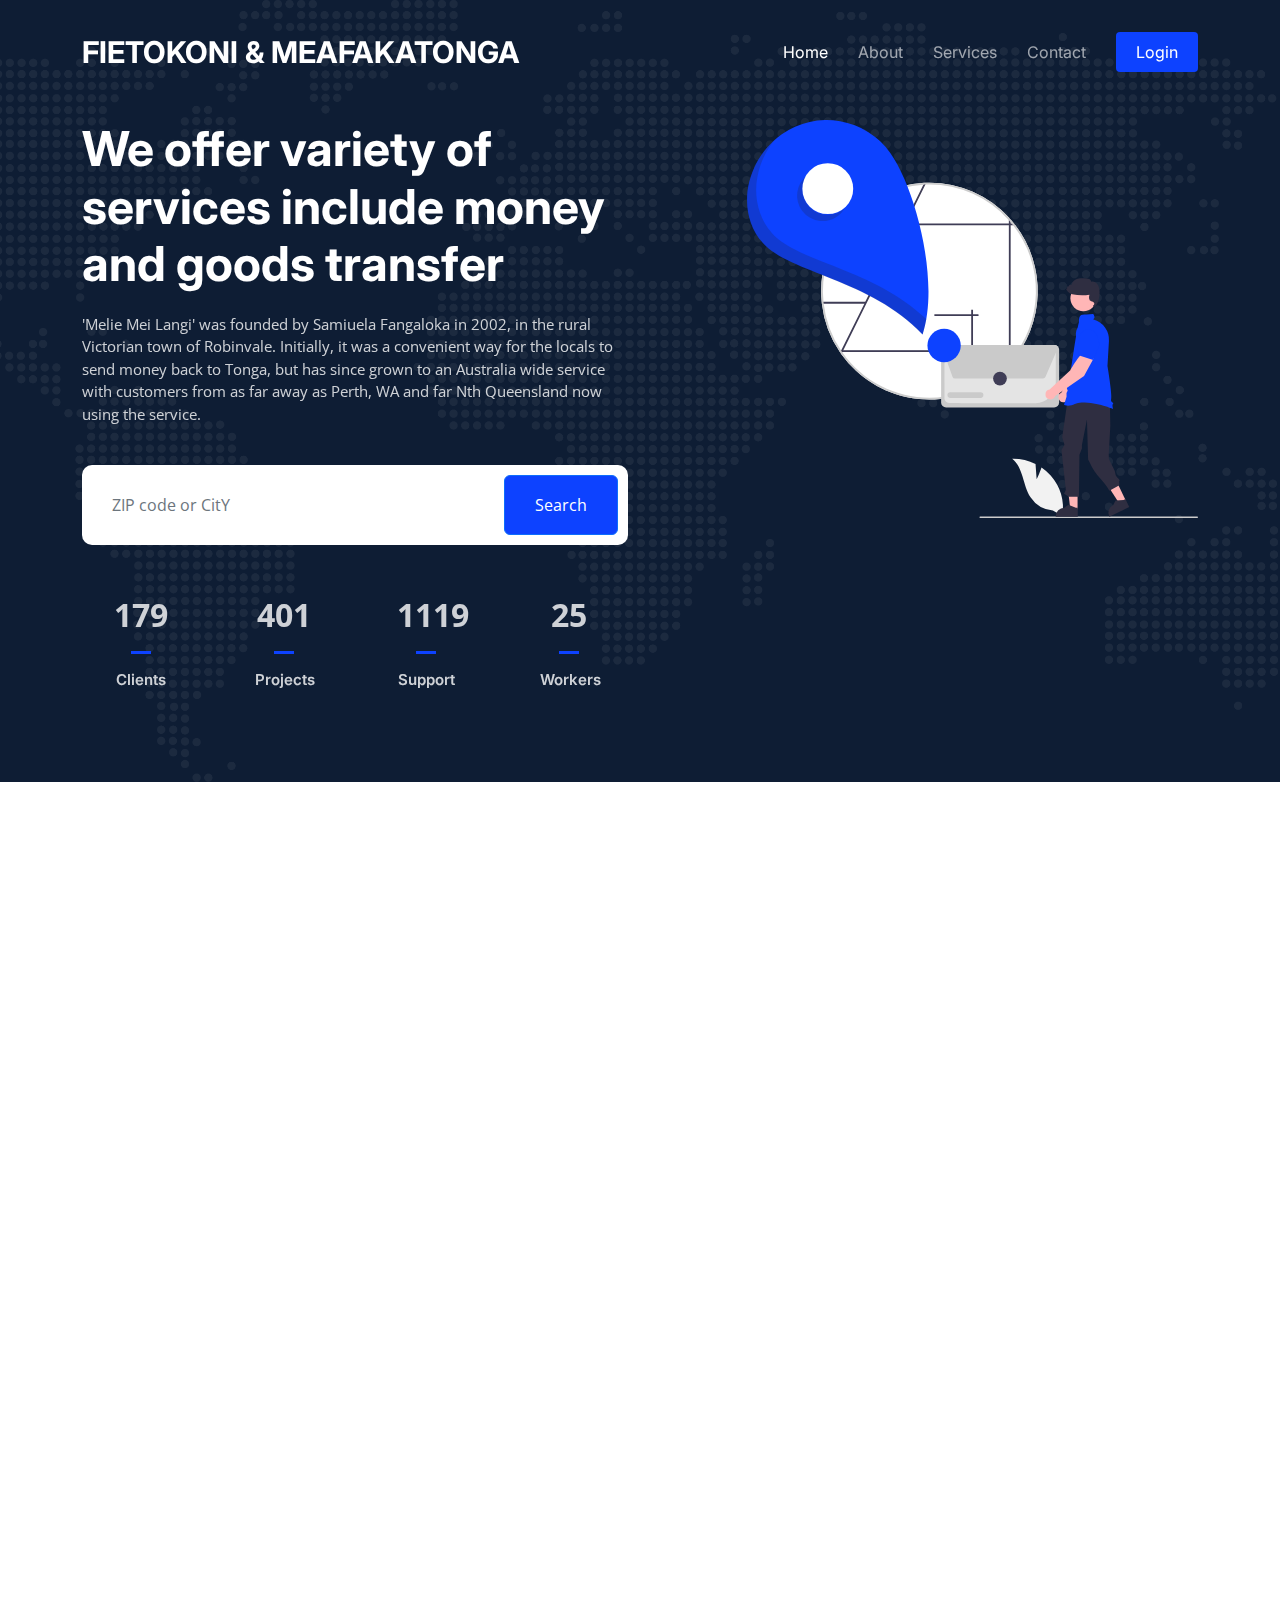
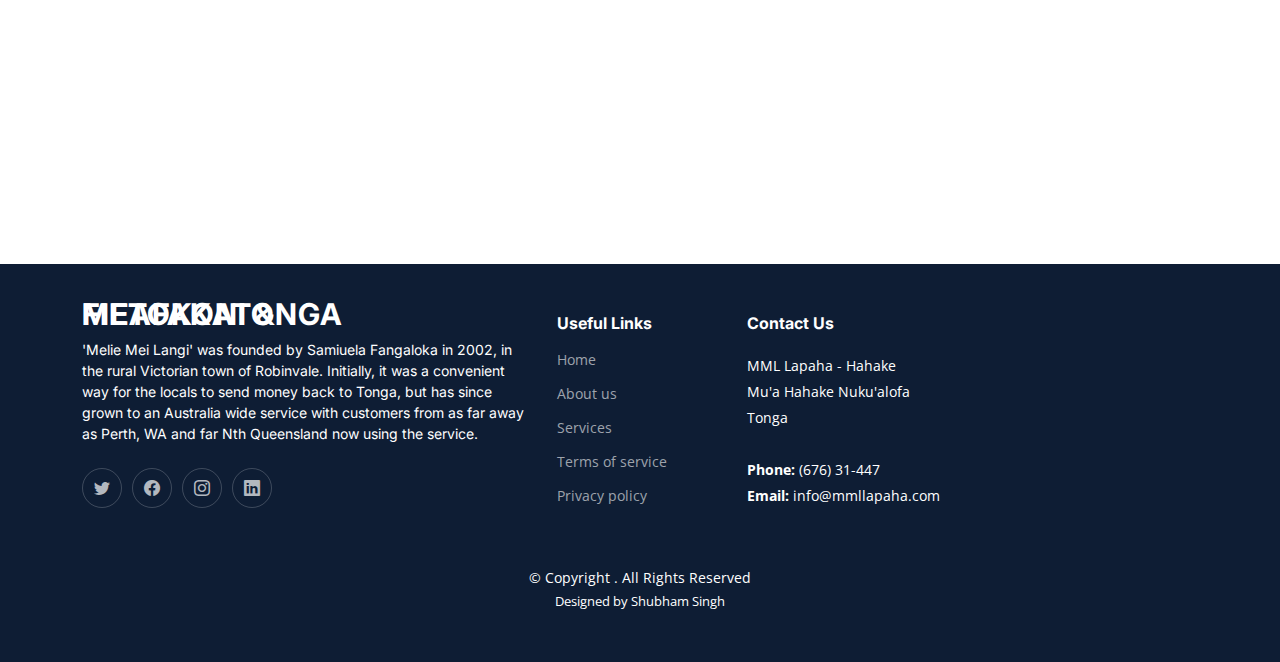
<file: MML/index.html>
<!DOCTYPE html>
<html lang="en">

  <head>
  <meta charset="utf-8">
  <meta content="width=device-width, initial-scale=1.0" name="viewport">

  <title>FIETOKONI & MEAFAKATONGA (NZ) LTD</title>
  <meta content="" name="description">
  <meta content="" name="keywords">

  <!-- Favicons -->
  <link href="assets/img/favicon.png" rel="icon">
  <link href="assets/img/apple-touch-icon.png" rel="apple-touch-icon">

  <!-- Google Fonts -->
  <link rel="preconnect" href="https://fonts.googleapis.com">
  <link rel="preconnect" href="https://fonts.gstatic.com" crossorigin>
  <link href="https://fonts.googleapis.com/css2?family=Open+Sans:ital,wght@0,300;0,400;0,500;0,600;0,700;1,300;1,400;1,600;1,700&family=Poppins:ital,wght@0,300;0,400;0,500;0,600;0,700;1,300;1,400;1,500;1,600;1,700&family=Inter:ital,wght@0,300;0,400;0,500;0,600;0,700;1,300;1,400;1,500;1,600;1,700&display=swap" rel="stylesheet">

  <!-- Vendor CSS Files -->
  <link href="assets/vendor/bootstrap/css/bootstrap.min.css" rel="stylesheet">
  <link href="assets/vendor/bootstrap-icons/bootstrap-icons.css" rel="stylesheet">
  <link href="assets/vendor/fontawesome-free/css/all.min.css" rel="stylesheet">
  <link href="assets/vendor/glightbox/css/glightbox.min.css" rel="stylesheet">
  <link href="assets/vendor/swiper/swiper-bundle.min.css" rel="stylesheet">
  <link href="assets/vendor/aos/aos.css" rel="stylesheet">

  <link href="assets/css/main.css" rel="stylesheet">

 
  </head>

  <body>

  <!-- ======= Header ======= -->
  <header id="header" class="header d-flex align-items-center fixed-top">
    <div class="container-fluid container-xl d-flex align-items-center justify-content-between">

      <a href="index.html" class="logo d-flex align-items-center">
        
        <h1>FIETOKONI & MEAFAKATONGA</h1>
      </a>

      <i class="mobile-nav-toggle mobile-nav-show bi bi-list"></i>
      <i class="mobile-nav-toggle mobile-nav-hide d-none bi bi-x"></i>
      <nav id="navbar" class="navbar">
        <ul>
          <li><a href="index.html" class="active">Home</a></li>
          <li><a href="about.html">About</a></li>
          <li><a href="services.html">Services</a></li>

        
          <li><a href="contact.html">Contact</a></li>
          <li><a class="get-a-quote" href="indexx.html">Login</a></li>
        </ul>
      </nav><!-- .navbar -->

    </div>
  </header><!-- End Header -->
  <!-- End Header -->

  <!-- ======= Hero Section ======= -->
  <section id="hero" class="hero d-flex align-items-center">
    <div class="container">
      <div class="row gy-4 d-flex justify-content-between">
        <div class="col-lg-6 order-2 order-lg-1 d-flex flex-column justify-content-center">
          <h2 data-aos="fade-up">We offer variety of services include money and goods transfer</h2>
          <p data-aos="fade-up" data-aos-delay="100">'Melie Mei Langi' was founded by Samiuela Fangaloka in 2002, in the rural Victorian town of Robinvale. Initially, it was a convenient way for the locals to send money back to Tonga, but has since grown to an Australia wide service with customers from as far away as Perth, WA and far Nth Queensland now using the service.</p>

          <form action="#" class="form-search d-flex align-items-stretch mb-3" data-aos="fade-up" data-aos-delay="200">
            <input type="text" class="form-control" placeholder="ZIP code or CitY">
            <button type="submit" class="btn btn-primary">Search</button>
          </form>

          <div class="row gy-4" data-aos="fade-up" data-aos-delay="400">

            <div class="col-lg-3 col-6">
              <div class="stats-item text-center w-100 h-100">
                <span data-purecounter-start="0" data-purecounter-end="232" data-purecounter-duration="1" class="purecounter"></span>
                <p>Clients</p>
            </div>
            </div><!-- End Stats Item -->

            <div class="col-lg-3 col-6">
              <div class="stats-item text-center w-100 h-100">
                <span data-purecounter-start="0" data-purecounter-end="521" data-purecounter-duration="1" class="purecounter"></span>
                <p>Projects</p>
            </div>
            </div><!-- End Stats Item -->

            <div class="col-lg-3 col-6">
              <div class="stats-item text-center w-100 h-100">
                <span data-purecounter-start="0" data-purecounter-end="1453" data-purecounter-duration="1" class="purecounter"></span>
                <p>Support</p>
            </div>
            </div><!-- End Stats Item -->

            <div class="col-lg-3 col-6">
              <div class="stats-item text-center w-100 h-100">
                <span data-purecounter-start="0" data-purecounter-end="32" data-purecounter-duration="1" class="purecounter"></span>
                <p>Workers</p>
            </div>
            </div><!-- End Stats Item -->

          </div>
        </div>

        <div class="col-lg-5 order-1 order-lg-2 hero-img" data-aos="zoom-out">
          <img src="assets/img/hero-img.svg" class="img-fluid mb-3 mb-lg-0" alt="">
        </div>

      </div>
    </div>
  </section><!-- End Hero Section -->

  <main id="main">

    <!-- ======= Featured Services Section ======= -->
    <section id="featured-services" class="featured-services">
      <div class="container">

        <div class="row gy-4">

          <div class="col-lg-4 col-md-6 service-item d-flex" data-aos="fade-up">
            <div class="icon flex-shrink-0"><i class="fa-solid fa-cart-flatbed"></i></div>
            <div>
              <h4 class="title">Exchange rates</h4>
              <p class="description">(Our exchange rates must always lower than the Bank rates and that makes us unique from other money transfers!).</p>
              <a href="service-details.html" class="readmore stretched-link"><span>Learn More</span><i class="bi bi-arrow-right"></i></a>
            </div>
          </div>
          <!-- End Service Item -->

          <div class="col-lg-4 col-md-6 service-item d-flex" data-aos="fade-up" data-aos-delay="100">
            <div class="icon flex-shrink-0"><i class="fa-solid fa-truck"></i></div>
            <div>
              <h4 class="title">Good price and delivery</h4>
              <p class="description">See and explore full prices of products </p>
              <a href="service-details.html" class="readmore stretched-link"><span>Learn More</span><i class="bi bi-arrow-right"></i></a>
            </div>
          </div><!-- End Service Item -->

          <div class="col-lg-4 col-md-6 service-item d-flex" data-aos="fade-up" data-aos-delay="200">
            <div class="icon flex-shrink-0"><i class="fa-solid fa-truck-ramp-box"></i></div>
            <div>
              <h4 class="title">Send Money</h4>
              <p class="description">Amount does not include commission or service fees. Exchange rates are subjected to change so please check our competitive rates above!.</p>
              <a href="service-details.html" class="readmore stretched-link"><span>Learn More</span><i class="bi bi-arrow-right"></i></a>
            </div>
          </div><!-- End Service Item -->

        </div>

      </div>
    </section><!-- End Featured Services Section -->

    <!-- ======= About Us Section ======= -->
    <section id="about" class="about pt-0">
      <div class="container" data-aos="fade-up">

        <div class="row gy-4">
          <div class="col-lg-6 position-relative align-self-start order-lg-last order-first">
            <img src="assets/img/about.jpg" class="img-fluid" alt="">
            <a href="https://www.youtube.com/watch?v=LXb3EKWsInQ" class="glightbox play-btn"></a>
          </div>
          <div class="col-lg-6 content order-last  order-lg-first">
            <h3>About Us</h3>
            <p>
              'Melie Mei Langi' was founded by Samiuela Fangaloka in 2002, in the rural Victorian town of Robinvale. Initially, it was a convenient way for the locals to send money back to Tonga, but has since grown to an Australia wide service with customers from as far away as Perth, WA and far Nth Queensland now using the service.
              We believe that our number one priority, to help those less fortunate friends and relatives overseas, is the reason for the success of our services, hence why we are experiencing very rapid growth. This growth has seen the opening of our busiest branch in Otahuhu, Auckland, NZ, branches in the USA and newest addition American Samoa and Fiji, which has opened up the reach of Melie Mei Langi to those who reside in those countries

            </p>
            <ul>
              <li data-aos="fade-up" data-aos-delay="100">
                <i class="bi bi-diagram-3"></i>
                <div>
                  <h5>Melie Mei Langi is a family owned and operated business</h5>
                  <p>we pride ourselves in good, prompt customer service and professionalism. We strive to give our customers the best daily foreign exchange rates and lowest meat and grocery prices, which we believe, in turn, will help your families and friends overseas.</p>
                </div>
              </li>
              <li data-aos="fade-up" data-aos-delay="200">
                <i class="bi bi-fullscreen-exit"></i>
                <div>
                  <h5>Our Moto</h5>
                  <p>Our Motto is "Tui Pe 'O Fai Totonu", which roughly translated means "Trust" and "Do Right!" This is the cornerstone of our day to day operations, and we will do our best to "Do Right" by you. "Trust" me! May God Bless You!</p>
                </div>
              </li>
           
            </ul>
          </div>
        </div>

      </div>
    </section><!-- End About Us Section -->

  



    
  </main><!-- End #main -->

  <!-- ======= Footer ======= -->
  <footer id="footer" class="footer">

    <div class="container">
      <div class="row gy-4">
        <div class="col-lg-5 col-md-12 footer-info">
          <a href="index.html" class="logo d-flex align-items-center">
            <span>FIETOKONI & MEAFAKATONGA</span>
          </a>
          <p>'Melie Mei Langi' was founded by Samiuela Fangaloka in 2002, in the rural Victorian town of Robinvale. Initially, it was a convenient way for the locals to send money back to Tonga, but has since grown to an Australia wide service with customers from as far away as Perth, WA and far Nth Queensland now using the service.</p>
          <div class="social-links d-flex mt-4">
            <a href="#" class="twitter"><i class="bi bi-twitter"></i></a>
            <a href="#" class="facebook"><i class="bi bi-facebook"></i></a>
            <a href="#" class="instagram"><i class="bi bi-instagram"></i></a>
            <a href="#" class="linkedin"><i class="bi bi-linkedin"></i></a>
          </div>
        </div>

        <div class="col-lg-2 col-6 footer-links">
          <h4>Useful Links</h4>
          <ul>
            <li><a href="#">Home</a></li>
            <li><a href="#">About us</a></li>
            <li><a href="#">Services</a></li>
            <li><a href="#">Terms of service</a></li>
            <li><a href="#">Privacy policy</a></li>
          </ul>
        </div>

       

        <div class="col-lg-3 col-md-12 footer-contact text-center text-md-start">
          <h4>Contact Us</h4>
          <p>
            MML Lapaha - Hahake<br>
            Mu'a Hahake Nuku'alofa<br>
            Tonga <br><br>
            <strong>Phone:</strong> (676) 31-447<br>
            <strong>Email:</strong> info@mmllapaha.com<br>
          </p>

        </div>

      </div>
    </div>

    <div class="container mt-4">
      <div class="copyright">
        &copy; Copyright <strong><span></span></strong>. All Rights Reserved
      </div>
      <div class="credits">
        
        Designed by <a href="https://bootstrapmade.com/">Shubham Singh</a>
      </div>
    </div>

  </footer><!-- End Footer -->
  <!-- End Footer -->

  <a href="#" class="scroll-top d-flex align-items-center justify-content-center"><i class="bi bi-arrow-up-short"></i></a>

  <div id="preloader"></div>

  <!-- Vendor JS Files -->
  <script src="assets/vendor/bootstrap/js/bootstrap.bundle.min.js"></script>
  <script src="assets/vendor/purecounter/purecounter_vanilla.js"></script>
  <script src="assets/vendor/glightbox/js/glightbox.min.js"></script>
  <script src="assets/vendor/swiper/swiper-bundle.min.js"></script>
  <script src="assets/vendor/aos/aos.js"></script>
  <script src="assets/vendor/php-email-form/validate.js"></script>


  <script src="assets/js/main.js"></script>

  </body>

</html>
</file>
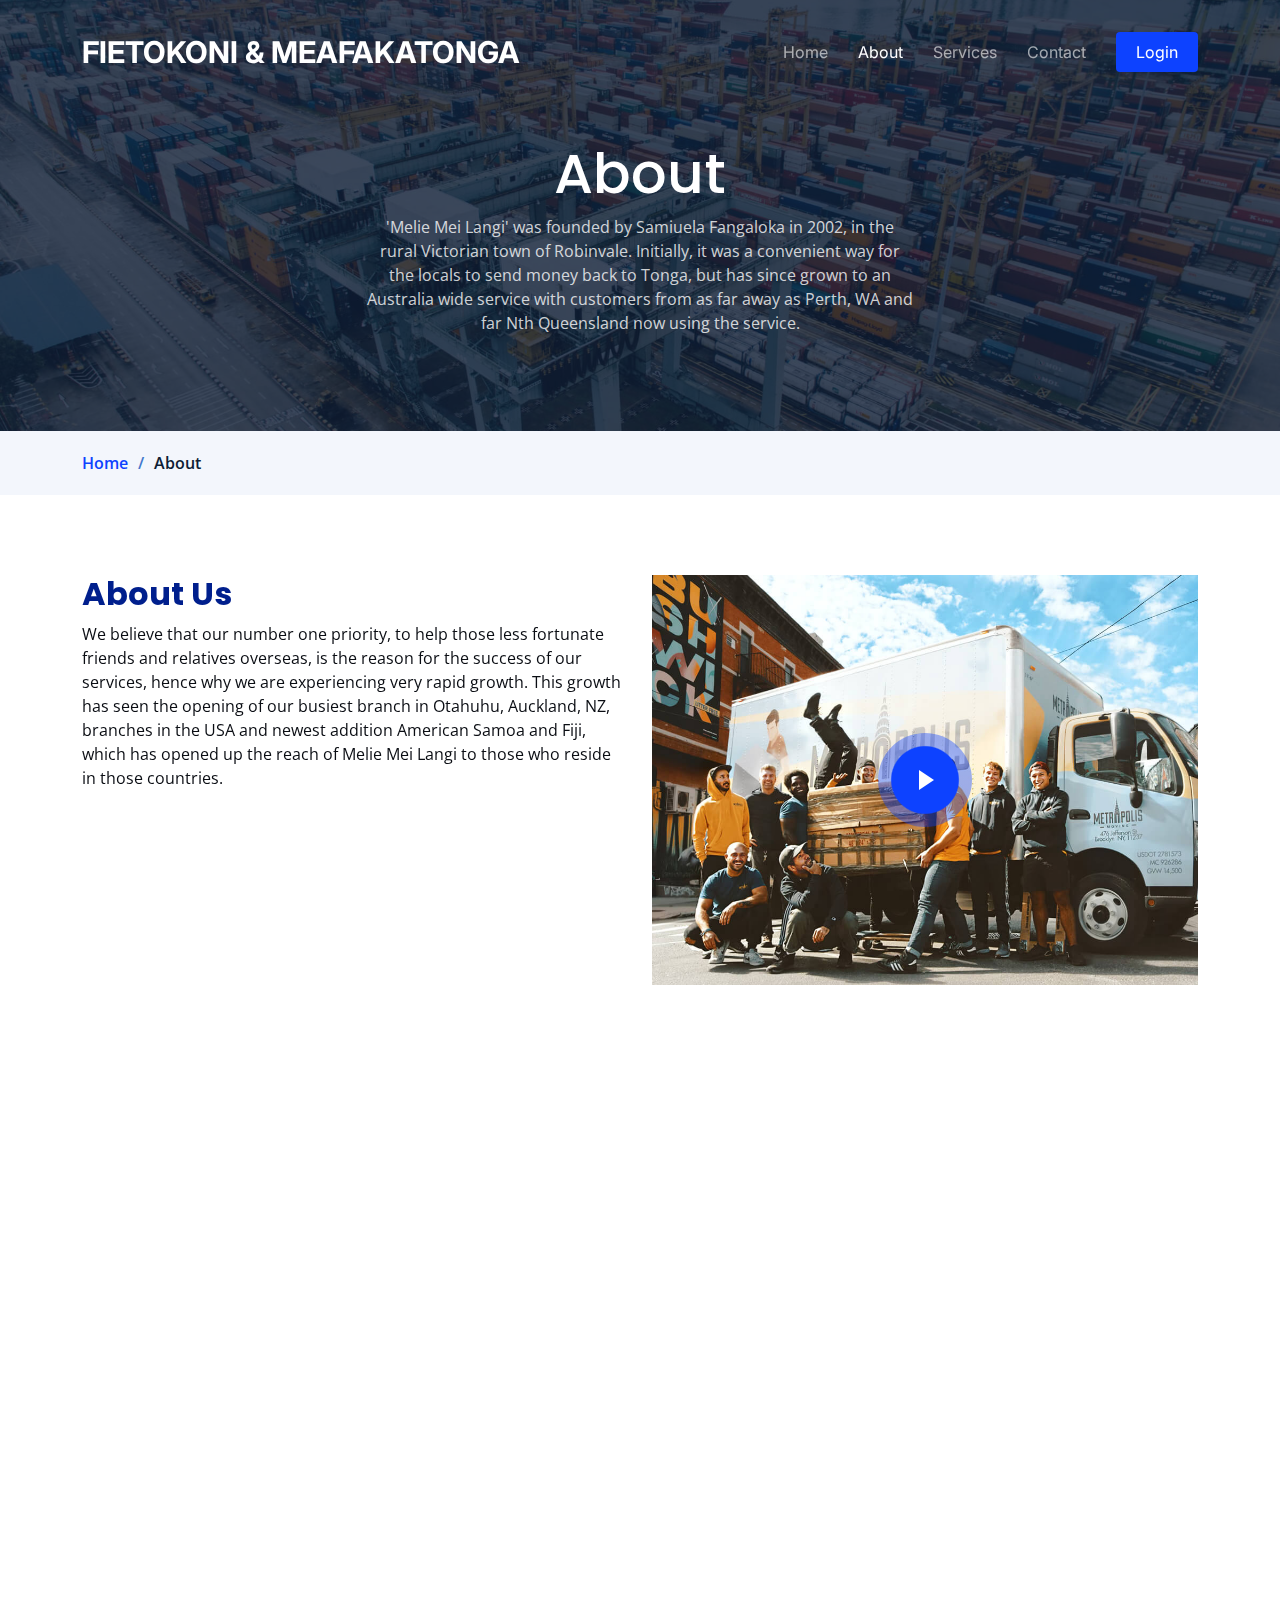
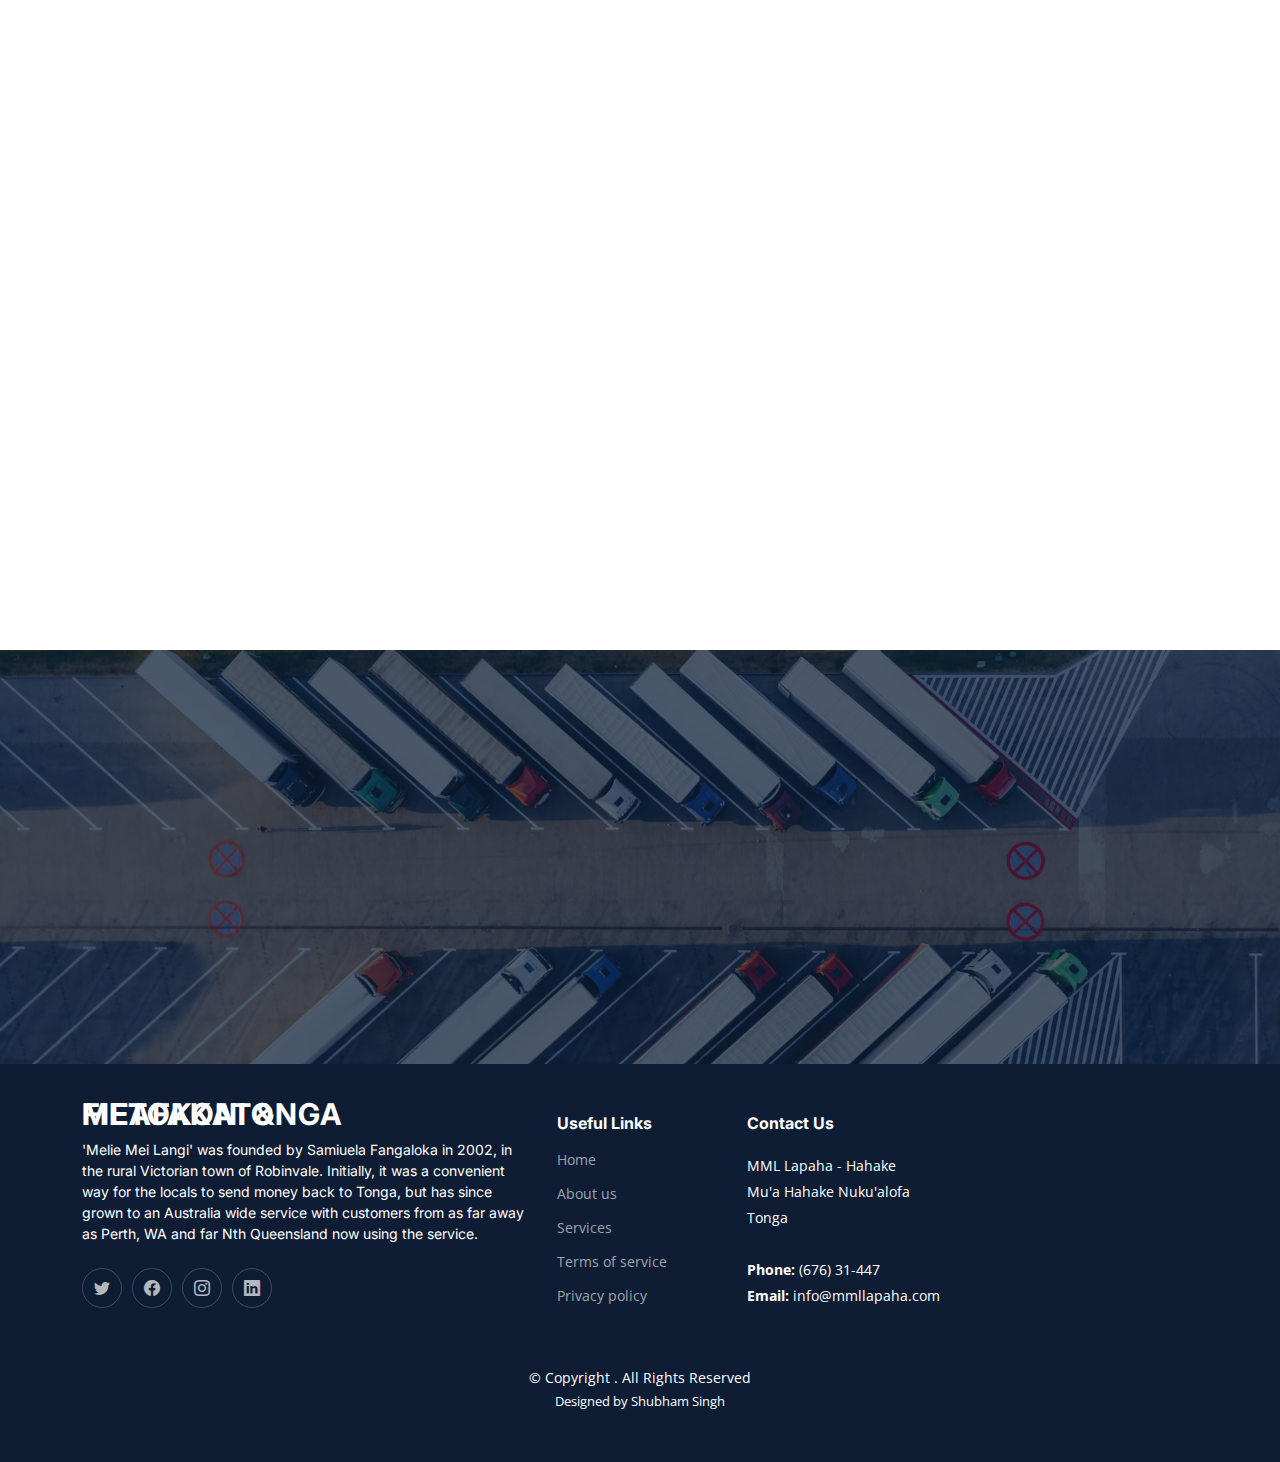
<file: MML/about.html>
<!DOCTYPE html>
<html lang="en">

<head>
  <meta charset="utf-8">
  <meta content="width=device-width, initial-scale=1.0" name="viewport">

  <title>About</title>
  <meta content="" name="description">
  <meta content="" name="keywords">

  <!-- Favicons -->
  <link href="assets/img/favicon.png" rel="icon">
  <link href="assets/img/apple-touch-icon.png" rel="apple-touch-icon">

  <!-- Google Fonts -->
  <link rel="preconnect" href="https://fonts.googleapis.com">
  <link rel="preconnect" href="https://fonts.gstatic.com" crossorigin>
  <link href="https://fonts.googleapis.com/css2?family=Open+Sans:ital,wght@0,300;0,400;0,500;0,600;0,700;1,300;1,400;1,600;1,700&family=Poppins:ital,wght@0,300;0,400;0,500;0,600;0,700;1,300;1,400;1,500;1,600;1,700&family=Inter:ital,wght@0,300;0,400;0,500;0,600;0,700;1,300;1,400;1,500;1,600;1,700&display=swap" rel="stylesheet">

  <!-- Vendor CSS Files -->
  <link href="assets/vendor/bootstrap/css/bootstrap.min.css" rel="stylesheet">
  <link href="assets/vendor/bootstrap-icons/bootstrap-icons.css" rel="stylesheet">
  <link href="assets/vendor/fontawesome-free/css/all.min.css" rel="stylesheet">
  <link href="assets/vendor/glightbox/css/glightbox.min.css" rel="stylesheet">
  <link href="assets/vendor/swiper/swiper-bundle.min.css" rel="stylesheet">
  <link href="assets/vendor/aos/aos.css" rel="stylesheet">

  <!-- Template Main CSS File -->
  <link href="assets/css/main.css" rel="stylesheet">

  
</head>

<body>

  <!-- ======= Header ======= -->
  <header id="header" class="header d-flex align-items-center fixed-top">
    <div class="container-fluid container-xl d-flex align-items-center justify-content-between">

      <a href="index.html" class="logo d-flex align-items-center">
      
        <h1>FIETOKONI & MEAFAKATONGA</h1>
      </a>

      <i class="mobile-nav-toggle mobile-nav-show bi bi-list"></i>
      <i class="mobile-nav-toggle mobile-nav-hide d-none bi bi-x"></i>
      <nav id="navbar" class="navbar">
        <ul>
          <li><a href="index.html">Home</a></li>
          <li><a href="about.html" class="active">About</a></li>
          <li><a href="services.html">Services</a></li>
      
        
          <li><a href="contact.html">Contact</a></li>
          <li><a class="get-a-quote" href="indexx.html">Login</a></li>
        </ul>
      </nav><!-- .navbar -->

    </div>
  </header><!-- End Header -->
  <!-- End Header -->

  <main id="main">

    <!-- ======= Breadcrumbs ======= -->
    <div class="breadcrumbs">
      <div class="page-header d-flex align-items-center" style="background-image: url('assets/img/page-header.jpg');">
        <div class="container position-relative">
          <div class="row d-flex justify-content-center">
            <div class="col-lg-6 text-center">
              <h2>About</h2>
              <p>'Melie Mei Langi' was founded by Samiuela Fangaloka in 2002, in the rural Victorian town of Robinvale. Initially, it was a convenient way for the locals to send money back to Tonga, but has since grown to an Australia wide service with customers from as far away as Perth, WA and far Nth Queensland now using the service.</p>
            </div>
          </div>
        </div>
      </div>
      <nav>
        <div class="container">
          <ol>
            <li><a href="index.html">Home</a></li>
            <li>About</li>
          </ol>
        </div>
      </nav>
    </div><!-- End Breadcrumbs -->

    <!-- ======= About Us Section ======= -->
    <section id="about" class="about">
      <div class="container" data-aos="fade-up">

        <div class="row gy-4">
          <div class="col-lg-6 position-relative align-self-start order-lg-last order-first">
            <img src="assets/img/about.jpg" class="img-fluid" alt="">
            <a href="https://www.youtube.com/watch?v=LXb3EKWsInQ" class="glightbox play-btn"></a>
          </div>
          <div class="col-lg-6 content order-last  order-lg-first">
            <h3>About Us</h3>
            <p>
              We believe that our number one priority, to help those less fortunate friends and relatives overseas, is the reason for the success of our services, hence why we are experiencing very rapid growth. This growth has seen the opening of our busiest branch in Otahuhu, Auckland, NZ, branches in the USA and newest addition American Samoa and Fiji, which has opened up the reach of Melie Mei Langi to those who reside in those countries.
            </p>
            <ul>
              <li data-aos="fade-up" data-aos-delay="100">
                <i class="bi bi-diagram-3"></i>
                <div>
                  <h5>Melie Mei Langi is a family owned and operated business</h5>
                  <p>we pride ourselves in good, prompt customer service and professionalism. We strive to give our customers the best daily foreign exchange rates and lowest meat and grocery prices, which we believe, in turn, will help your families and friends overseas.</p>
                </div>
              </li>
              <li data-aos="fade-up" data-aos-delay="200">
                <i class="bi bi-fullscreen-exit"></i>
                <div>
                  <h5>Our Moto</h5>
                  <p>Our Motto is "Tui Pe 'O Fai Totonu", which roughly translated means "Trust" and "Do Right!" This is the cornerstone of our day to day operations, and we will do our best to "Do Right" by you. "Trust" me! May God Bless You!</p>
                </div>
              </li>
            </ul>
          </div>
        </div>

      </div>
    </section><!-- End About Us Section -->

    <!-- ======= Stats Counter Section ======= -->
    <section id="stats-counter" class="stats-counter pt-0">
      <div class="container" data-aos="fade-up">

        <div class="row gy-4">

          <div class="col-lg-3 col-md-6">
            <div class="stats-item text-center w-100 h-100">
              <span data-purecounter-start="0" data-purecounter-end="232" data-purecounter-duration="1" class="purecounter"></span>
              <p>Clients</p>
            </div>
          </div><!-- End Stats Item -->

          <div class="col-lg-3 col-md-6">
            <div class="stats-item text-center w-100 h-100">
              <span data-purecounter-start="0" data-purecounter-end="521" data-purecounter-duration="1" class="purecounter"></span>
              <p>Projects</p>
            </div>
          </div><!-- End Stats Item -->

          <div class="col-lg-3 col-md-6">
            <div class="stats-item text-center w-100 h-100">
              <span data-purecounter-start="0" data-purecounter-end="1453" data-purecounter-duration="1" class="purecounter"></span>
              <p>Hours Of Support</p>
            </div>
          </div><!-- End Stats Item -->

          <div class="col-lg-3 col-md-6">
            <div class="stats-item text-center w-100 h-100">
              <span data-purecounter-start="0" data-purecounter-end="32" data-purecounter-duration="1" class="purecounter"></span>
              <p>Workers</p>
            </div>
          </div><!-- End Stats Item -->

        </div>

      </div>
    </section><!-- End Stats Counter Section -->

    <!-- ======= Our Team Section ======= -->
    <section id="team" class="team pt-0">
      <div class="container" data-aos="fade-up">

        <div class="section-header">
          <span>Our Team</span>
          <h2>Our Team</h2>

        </div>

        <div class="row" data-aos="fade-up" data-aos-delay="100">

          <div class="col-lg-4 col-md-6 d-flex">
            <div class="member">
              <img src="assets/img/team/team-1.jpg" class="img-fluid" alt="">
              <div class="member-content">
                <h4>Shubham</h4>
                <span>Web Development</span>
                <p>
                  
                </p>
                <div class="social">
                  <a href=""><i class="bi bi-twitter"></i></a>
                  <a href=""><i class="bi bi-facebook"></i></a>
                  <a href=""><i class="bi bi-instagram"></i></a>
                  <a href=""><i class="bi bi-linkedin"></i></a>
                </div>
              </div>
            </div>
          </div><!-- End Team Member -->

          <div class="col-lg-4 col-md-6 d-flex">
            <div class="member">
              <img src="assets/img/team/team-2.jpg" class="img-fluid" alt="">
              <div class="member-content">
                <h4>Kristina</h4>
                <span>Marketing</span>
                <p>
             
                </p>
                <div class="social">
                  <a href=""><i class="bi bi-twitter"></i></a>
                  <a href=""><i class="bi bi-facebook"></i></a>
                  <a href=""><i class="bi bi-instagram"></i></a>
                  <a href=""><i class="bi bi-linkedin"></i></a>
                </div>
              </div>
            </div>
          </div><!-- End Team Member -->

          <div class="col-lg-4 col-md-6 d-flex">
            <div class="member">
              <img src="assets/img/team/team-3.jpg" class="img-fluid" alt="">
              <div class="member-content">
                <h4>Kiwa</h4>
                <span>Content</span>
                <p>
                  
                </p>
                <div class="social">
                  <a href=""><i class="bi bi-twitter"></i></a>
                  <a href=""><i class="bi bi-facebook"></i></a>
                  <a href=""><i class="bi bi-instagram"></i></a>
                  <a href=""><i class="bi bi-linkedin"></i></a>
                </div>
              </div>
            </div>
          </div><!-- End Team Member -->

        </div>

      </div>
    </section><!-- End Our Team Section -->

    <!-- ======= Testimonials Section ======= -->
    <section id="testimonials" class="testimonials">
      <div class="container">

        <div class="slides-1 swiper" data-aos="fade-up">
          <div class="swiper-wrapper">

            <div class="swiper-slide">
              <div class="testimonial-item">
                <img src="assets/img/testimonials/testimonials-1.jpg" class="testimonial-img" alt="">
                <h3>Saul Goodman</h3>
                <h4>Ceo &amp; Founder</h4>
                <div class="stars">
                  <i class="bi bi-star-fill"></i><i class="bi bi-star-fill"></i><i class="bi bi-star-fill"></i><i class="bi bi-star-fill"></i><i class="bi bi-star-fill"></i>
                </div>
               
              </div>
            </div><!-- End testimonial item -->

            <div class="swiper-slide">
              <div class="testimonial-item">
                <img src="assets/img/testimonials/testimonials-2.jpg" class="testimonial-img" alt="">
                <h3>Sara Wilsson</h3>
                <h4>Designer</h4>
                <div class="stars">
                  <i class="bi bi-star-fill"></i><i class="bi bi-star-fill"></i><i class="bi bi-star-fill"></i><i class="bi bi-star-fill"></i><i class="bi bi-star-fill"></i>
                </div>
              
              </div>
            </div><!-- End testimonial item -->

            <div class="swiper-slide">
              <div class="testimonial-item">
                <img src="assets/img/testimonials/testimonials-3.jpg" class="testimonial-img" alt="">
                <h3>Jena Karlis</h3>
                <h4>Store Owner</h4>
                <div class="stars">
                  <i class="bi bi-star-fill"></i><i class="bi bi-star-fill"></i><i class="bi bi-star-fill"></i><i class="bi bi-star-fill"></i><i class="bi bi-star-fill"></i>
                </div>
              
              </div>
            </div><!-- End testimonial item -->

            <div class="swiper-slide">
              <div class="testimonial-item">
                <img src="assets/img/testimonials/testimonials-4.jpg" class="testimonial-img" alt="">
                <h3>Matt Brandon</h3>
                <h4>Freelancer</h4>
                <div class="stars">
                  <i class="bi bi-star-fill"></i><i class="bi bi-star-fill"></i><i class="bi bi-star-fill"></i><i class="bi bi-star-fill"></i><i class="bi bi-star-fill"></i>
                </div>
              
              </div>
            </div><!-- End testimonial item -->

            <div class="swiper-slide">
              <div class="testimonial-item">
                <img src="assets/img/testimonials/testimonials-5.jpg" class="testimonial-img" alt="">
                <h3>John Larson</h3>
                <h4>Entrepreneur</h4>
                <div class="stars">
                  <i class="bi bi-star-fill"></i><i class="bi bi-star-fill"></i><i class="bi bi-star-fill"></i><i class="bi bi-star-fill"></i><i class="bi bi-star-fill"></i>
                </div>
                
              </div>
            </div><!-- End testimonial item -->

          </div>
          <div class="swiper-pagination"></div>
        </div>

      </div>
    </section><!-- End Testimonials Section -->

    <!-- ======= Frequently Asked Questions Section ======= -->


  </main><!-- End #main -->

   <!-- ======= Footer ======= -->
   <footer id="footer" class="footer">

    <div class="container">
      <div class="row gy-4">
        <div class="col-lg-5 col-md-12 footer-info">
          <a href="index.html" class="logo d-flex align-items-center">
            <span>FIETOKONI & MEAFAKATONGA</span>
          </a>
          <p>'Melie Mei Langi' was founded by Samiuela Fangaloka in 2002, in the rural Victorian town of Robinvale. Initially, it was a convenient way for the locals to send money back to Tonga, but has since grown to an Australia wide service with customers from as far away as Perth, WA and far Nth Queensland now using the service.</p>
          <div class="social-links d-flex mt-4">
            <a href="#" class="twitter"><i class="bi bi-twitter"></i></a>
            <a href="#" class="facebook"><i class="bi bi-facebook"></i></a>
            <a href="#" class="instagram"><i class="bi bi-instagram"></i></a>
            <a href="#" class="linkedin"><i class="bi bi-linkedin"></i></a>
          </div>
        </div>

        <div class="col-lg-2 col-6 footer-links">
          <h4>Useful Links</h4>
          <ul>
            <li><a href="#">Home</a></li>
            <li><a href="#">About us</a></li>
            <li><a href="#">Services</a></li>
            <li><a href="#">Terms of service</a></li>
            <li><a href="#">Privacy policy</a></li>
          </ul>
        </div>

       

        <div class="col-lg-3 col-md-12 footer-contact text-center text-md-start">
          <h4>Contact Us</h4>
          <p>
            MML Lapaha - Hahake<br>
            Mu'a Hahake Nuku'alofa<br>
            Tonga <br><br>
            <strong>Phone:</strong> (676) 31-447<br>
            <strong>Email:</strong> info@mmllapaha.com<br>
          </p>

        </div>

      </div>
    </div>

    <div class="container mt-4">
      <div class="copyright">
        &copy; Copyright <strong><span></span></strong>. All Rights Reserved
      </div>
      <div class="credits">
        <!-- All the links in the footer should remain intact. -->
        <!-- You can delete the links only if you purchased the pro version. -->
        <!-- Licensing information: https://bootstrapmade.com/license/ -->
        <!-- Purchase the pro version with working PHP/AJAX contact form: https://bootstrapmade.com/logis-bootstrap-logistics-website-template/ -->
        Designed by <a href="https://bootstrapmade.com/">Shubham Singh</a>
      </div>
    </div>

  </footer><!-- End Footer -->
  <!-- End Footer -->

  <a href="#" class="scroll-top d-flex align-items-center justify-content-center"><i class="bi bi-arrow-up-short"></i></a>

  <div id="preloader"></div>

  <!-- Vendor JS Files -->
  <script src="assets/vendor/bootstrap/js/bootstrap.bundle.min.js"></script>
  <script src="assets/vendor/purecounter/purecounter_vanilla.js"></script>
  <script src="assets/vendor/glightbox/js/glightbox.min.js"></script>
  <script src="assets/vendor/swiper/swiper-bundle.min.js"></script>
  <script src="assets/vendor/aos/aos.js"></script>
  <script src="assets/vendor/php-email-form/validate.js"></script>

  <!-- Template Main JS File -->
  <script src="assets/js/main.js"></script>

</body>

</html>
</file>
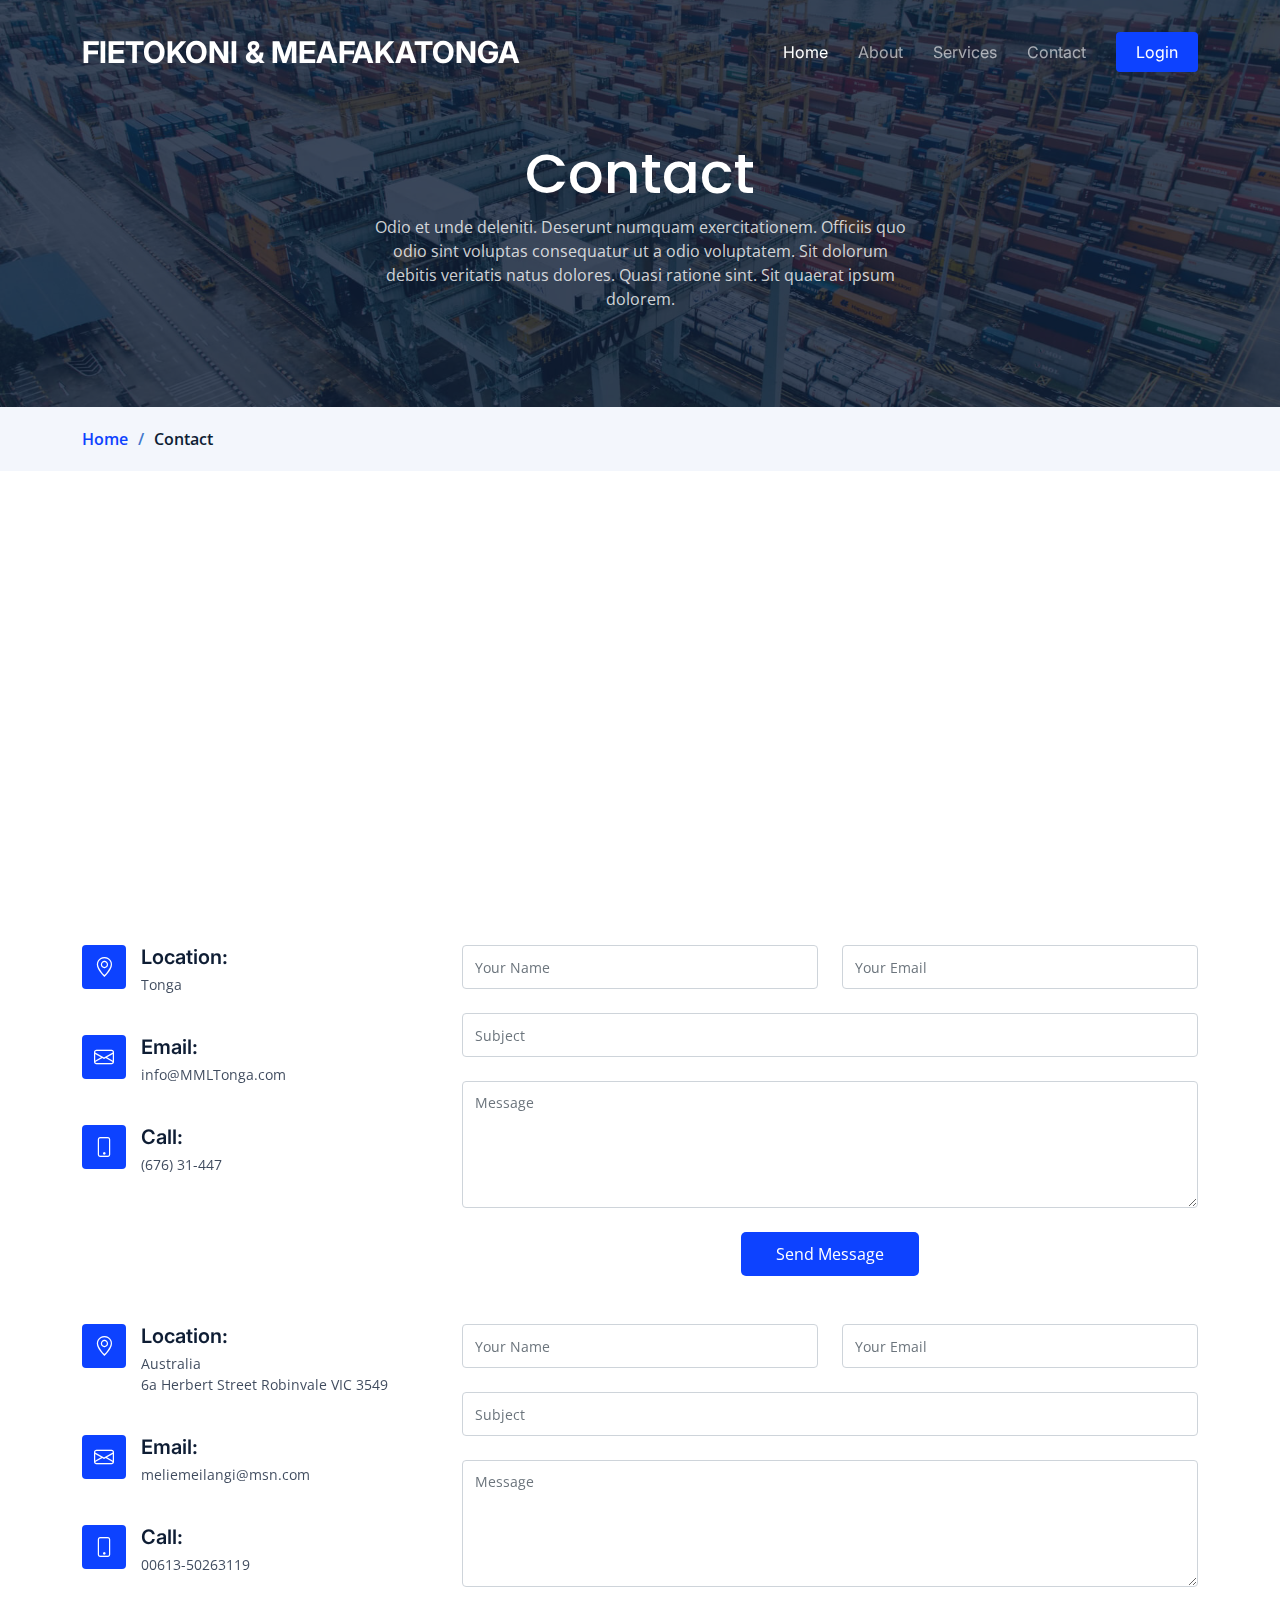
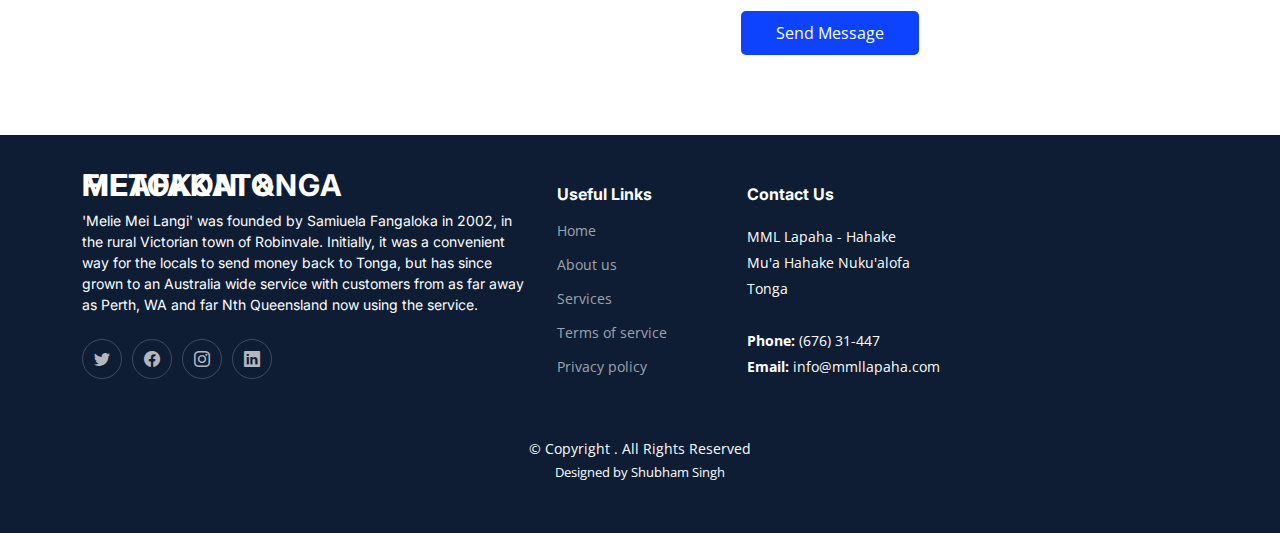
<file: MML/contact.html>
<!DOCTYPE html>
<html lang="en">

<head>
  <meta charset="utf-8">
  <meta content="width=device-width, initial-scale=1.0" name="viewport">

  <title>Contact</title>
  <meta content="" name="description">
  <meta content="" name="keywords">

  <!-- Favicons -->
  <link href="assets/img/favicon.png" rel="icon">
  <link href="assets/img/apple-touch-icon.png" rel="apple-touch-icon">

  <!-- Google Fonts -->
  <link rel="preconnect" href="https://fonts.googleapis.com">
  <link rel="preconnect" href="https://fonts.gstatic.com" crossorigin>
  <link href="https://fonts.googleapis.com/css2?family=Open+Sans:ital,wght@0,300;0,400;0,500;0,600;0,700;1,300;1,400;1,600;1,700&family=Poppins:ital,wght@0,300;0,400;0,500;0,600;0,700;1,300;1,400;1,500;1,600;1,700&family=Inter:ital,wght@0,300;0,400;0,500;0,600;0,700;1,300;1,400;1,500;1,600;1,700&display=swap" rel="stylesheet">

  <!-- Vendor CSS Files -->
  <link href="assets/vendor/bootstrap/css/bootstrap.min.css" rel="stylesheet">
  <link href="assets/vendor/bootstrap-icons/bootstrap-icons.css" rel="stylesheet">
  <link href="assets/vendor/fontawesome-free/css/all.min.css" rel="stylesheet">
  <link href="assets/vendor/glightbox/css/glightbox.min.css" rel="stylesheet">
  <link href="assets/vendor/swiper/swiper-bundle.min.css" rel="stylesheet">
  <link href="assets/vendor/aos/aos.css" rel="stylesheet">

  <!-- Template Main CSS File -->
  <link href="assets/css/main.css" rel="stylesheet">

  <!-- =======================================================
  * Template Name: Logis - v1.2.1
  * Template URL: https://bootstrapmade.com/logis-bootstrap-logistics-website-template/
  * Author: BootstrapMade.com
  * License: https://bootstrapmade.com/license/
  ======================================================== -->
</head>

<body>

  <!-- ======= Header ======= -->
  <header id="header" class="header d-flex align-items-center fixed-top">
    <div class="container-fluid container-xl d-flex align-items-center justify-content-between">

      <a href="index.html" class="logo d-flex align-items-center">
        <!-- Uncomment the line below if you also wish to use an image logo -->
        <!-- <img src="assets/img/logo.png" alt=""> -->
        <h1>FIETOKONI & MEAFAKATONGA</h1>
      </a>

      <i class="mobile-nav-toggle mobile-nav-show bi bi-list"></i>
      <i class="mobile-nav-toggle mobile-nav-hide d-none bi bi-x"></i>
      <nav id="navbar" class="navbar">
        <ul>
          <li><a href="index.html" class="active">Home</a></li>
          <li><a href="about.html">About</a></li>
          <li><a href="services.html">Services</a></li>
 
          
          <li><a href="contact.html">Contact</a></li>
          <li><a class="get-a-quote" href="indexx.html">Login</a></li>
        </ul>
      </nav><!-- .navbar -->

    </div>
  </header><!-- End Header -->
  <!-- End Header -->

  <main id="main">

    <!-- ======= Breadcrumbs ======= -->
    <div class="breadcrumbs">
      <div class="page-header d-flex align-items-center" style="background-image: url('assets/img/page-header.jpg');">
        <div class="container position-relative">
          <div class="row d-flex justify-content-center">
            <div class="col-lg-6 text-center">
              <h2>Contact</h2>
              <p>Odio et unde deleniti. Deserunt numquam exercitationem. Officiis quo odio sint voluptas consequatur ut a odio voluptatem. Sit dolorum debitis veritatis natus dolores. Quasi ratione sint. Sit quaerat ipsum dolorem.</p>
            </div>
          </div>
        </div>
      </div>
      <nav>
        <div class="container">
          <ol>
            <li><a href="index.html">Home</a></li>
            <li>Contact</li>
          </ol>
        </div>
      </nav>
    </div><!-- End Breadcrumbs -->

    <!-- ======= Contact Section ======= -->
    <section id="contact" class="contact">
      <div class="container" data-aos="fade-up">

        <div>
          <iframe style="border:0; width: 100%; height: 340px;" src="https://www.google.com/maps/embed?pb=!1m14!1m8!1m3!1d12097.433213460943!2d-74.0062269!3d40.7101282!3m2!1i1024!2i768!4f13.1!3m3!1m2!1s0x0%3A0xb89d1fe6bc499443!2sDowntown+Conference+Center!5e0!3m2!1smk!2sbg!4v1539943755621" frameborder="0" allowfullscreen></iframe>
        </div><!-- End Google Maps -->

        <div class="row gy-4 mt-4">

          <div class="col-lg-4">

            <div class="info-item d-flex">
              <i class="bi bi-geo-alt flex-shrink-0"></i>
              <div>
                <h4>Location:</h4>
                <p>Tonga</p>
              </div>
            </div><!-- End Info Item -->

            <div class="info-item d-flex">
              <i class="bi bi-envelope flex-shrink-0"></i>
              <div>
                <h4>Email:</h4>
                <p>info@MMLTonga.com</p>
              </div>
            </div><!-- End Info Item -->

            <div class="info-item d-flex">
              <i class="bi bi-phone flex-shrink-0"></i>
              <div>
                <h4>Call:</h4>
                <p>(676) 31-447</p>
              </div>
            </div><!-- End Info Item -->

          </div>

          <div class="col-lg-8">
            <form action="forms/contact.php" method="post" role="form" class="php-email-form">
              <div class="row">
                <div class="col-md-6 form-group">
                  <input type="text" name="name" class="form-control" id="name" placeholder="Your Name" required>
                </div>
                <div class="col-md-6 form-group mt-3 mt-md-0">
                  <input type="email" class="form-control" name="email" id="email" placeholder="Your Email" required>
                </div>
              </div>
              <div class="form-group mt-3">
                <input type="text" class="form-control" name="subject" id="subject" placeholder="Subject" required>
              </div>
              <div class="form-group mt-3">
                <textarea class="form-control" name="message" rows="5" placeholder="Message" required></textarea>
              </div>
              <div class="my-3">
                <div class="loading">Loading</div>
                <div class="error-message"></div>
                <div class="sent-message">Your message has been sent. Thank you!</div>
              </div>
              <div class="text-center"><button type="submit">Send Message</button></div>
            </form>
          </div><!-- End Contact Form -->

        </div>
        <div class="row gy-4 mt-4">

          <div class="col-lg-4">

            <div class="info-item d-flex">
              <i class="bi bi-geo-alt flex-shrink-0"></i>
              <div>
                <h4>Location:</h4>
                <p>Australia</p>
                <p>6a Herbert Street Robinvale VIC 3549</p>
              </div>
            </div><!-- End Info Item -->

            <div class="info-item d-flex">
              <i class="bi bi-envelope flex-shrink-0"></i>
              <div>
                <h4>Email:</h4>
                <p>meliemeilangi@msn.com</p>
              </div>
            </div><!-- End Info Item -->

            <div class="info-item d-flex">
              <i class="bi bi-phone flex-shrink-0"></i>
              <div>
                <h4>Call:</h4>
                <p>00613-50263119</p>
              </div>
            </div><!-- End Info Item -->

          </div>

          <div class="col-lg-8">
            <form action="forms/contact.php" method="post" role="form" class="php-email-form">
              <div class="row">
                <div class="col-md-6 form-group">
                  <input type="text" name="name" class="form-control" id="name" placeholder="Your Name" required>
                </div>
                <div class="col-md-6 form-group mt-3 mt-md-0">
                  <input type="email" class="form-control" name="email" id="email" placeholder="Your Email" required>
                </div>
              </div>
              <div class="form-group mt-3">
                <input type="text" class="form-control" name="subject" id="subject" placeholder="Subject" required>
              </div>
              <div class="form-group mt-3">
                <textarea class="form-control" name="message" rows="5" placeholder="Message" required></textarea>
              </div>
              <div class="my-3">
                <div class="loading">Loading</div>
                <div class="error-message"></div>
                <div class="sent-message">Your message has been sent. Thank you!</div>
              </div>
              <div class="text-center"><button type="submit">Send Message</button></div>
            </form>
          </div><!-- End Contact Form -->

        </div>
      </div>
    </section><!-- End Contact Section -->

  </main><!-- End #main -->

  <footer id="footer" class="footer">

    <div class="container">
      <div class="row gy-4">
        <div class="col-lg-5 col-md-12 footer-info">
          <a href="index.html" class="logo d-flex align-items-center">
            <span>FIETOKONI & MEAFAKATONGA</span>
          </a>
          <p>'Melie Mei Langi' was founded by Samiuela Fangaloka in 2002, in the rural Victorian town of Robinvale. Initially, it was a convenient way for the locals to send money back to Tonga, but has since grown to an Australia wide service with customers from as far away as Perth, WA and far Nth Queensland now using the service.</p>
          <div class="social-links d-flex mt-4">
            <a href="#" class="twitter"><i class="bi bi-twitter"></i></a>
            <a href="#" class="facebook"><i class="bi bi-facebook"></i></a>
            <a href="#" class="instagram"><i class="bi bi-instagram"></i></a>
            <a href="#" class="linkedin"><i class="bi bi-linkedin"></i></a>
          </div>
        </div>

        <div class="col-lg-2 col-6 footer-links">
          <h4>Useful Links</h4>
          <ul>
            <li><a href="#">Home</a></li>
            <li><a href="#">About us</a></li>
            <li><a href="#">Services</a></li>
            <li><a href="#">Terms of service</a></li>
            <li><a href="#">Privacy policy</a></li>
          </ul>
        </div>

       

        <div class="col-lg-3 col-md-12 footer-contact text-center text-md-start">
          <h4>Contact Us</h4>
          <p>
            MML Lapaha - Hahake<br>
            Mu'a Hahake Nuku'alofa<br>
            Tonga <br><br>
            <strong>Phone:</strong> (676) 31-447<br>
            <strong>Email:</strong> info@mmllapaha.com<br>
          </p>

        </div>

      </div>
    </div>

    <div class="container mt-4">
      <div class="copyright">
        &copy; Copyright <strong><span></span></strong>. All Rights Reserved
      </div>
      <div class="credits">
        <!-- All the links in the footer should remain intact. -->
        <!-- You can delete the links only if you purchased the pro version. -->
        <!-- Licensing information: https://bootstrapmade.com/license/ -->
        <!-- Purchase the pro version with working PHP/AJAX contact form: https://bootstrapmade.com/logis-bootstrap-logistics-website-template/ -->
        Designed by <a href="https://bootstrapmade.com/">Shubham Singh</a>
      </div>
    </div>

  </footer><!-- End Footer -->
  <!-- End Footer -->

  <a href="#" class="scroll-top d-flex align-items-center justify-content-center"><i class="bi bi-arrow-up-short"></i></a>

  <div id="preloader"></div>

  <!-- Vendor JS Files -->
  <script src="assets/vendor/bootstrap/js/bootstrap.bundle.min.js"></script>
  <script src="assets/vendor/purecounter/purecounter_vanilla.js"></script>
  <script src="assets/vendor/glightbox/js/glightbox.min.js"></script>
  <script src="assets/vendor/swiper/swiper-bundle.min.js"></script>
  <script src="assets/vendor/aos/aos.js"></script>
  <script src="assets/vendor/php-email-form/validate.js"></script>

  <!-- Template Main JS File -->
  <script src="assets/js/main.js"></script>

</body>

</html>
</file>
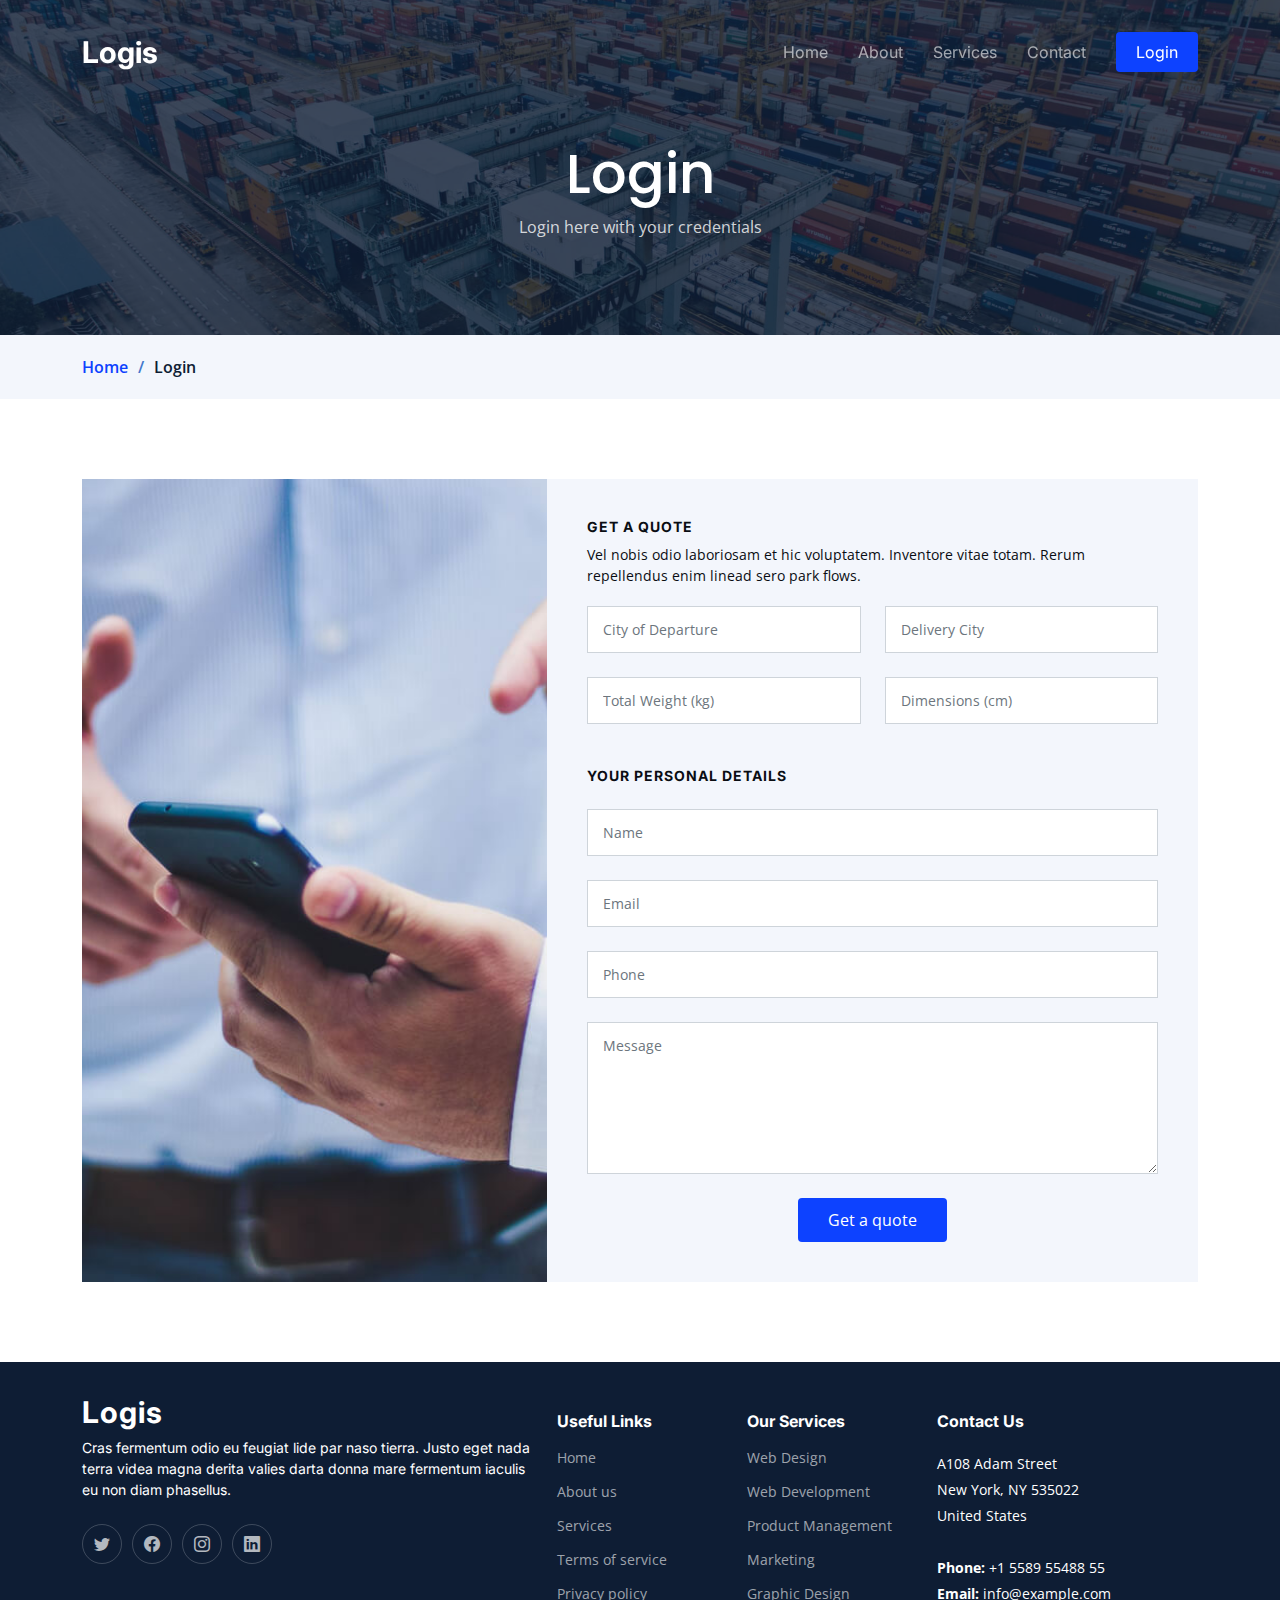
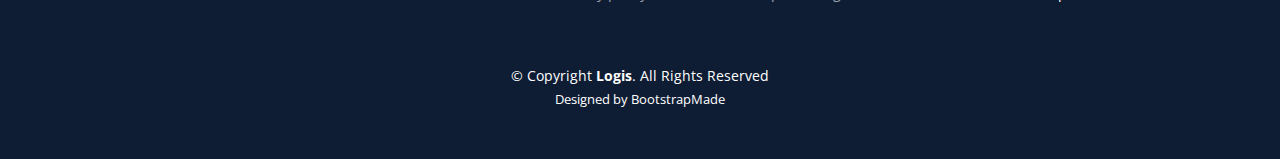
<file: MML/get-a-quote.html>
<!DOCTYPE html>
<html lang="en">

<head>
  <meta charset="utf-8">
  <meta content="width=device-width, initial-scale=1.0" name="viewport">

  <title>Logis Bootstrap Template - Get a Quote</title>
  <meta content="" name="description">
  <meta content="" name="keywords">

  <!-- Favicons -->
  <link href="assets/img/favicon.png" rel="icon">
  <link href="assets/img/apple-touch-icon.png" rel="apple-touch-icon">

  <!-- Google Fonts -->
  <link rel="preconnect" href="https://fonts.googleapis.com">
  <link rel="preconnect" href="https://fonts.gstatic.com" crossorigin>
  <link href="https://fonts.googleapis.com/css2?family=Open+Sans:ital,wght@0,300;0,400;0,500;0,600;0,700;1,300;1,400;1,600;1,700&family=Poppins:ital,wght@0,300;0,400;0,500;0,600;0,700;1,300;1,400;1,500;1,600;1,700&family=Inter:ital,wght@0,300;0,400;0,500;0,600;0,700;1,300;1,400;1,500;1,600;1,700&display=swap" rel="stylesheet">

  <!-- Vendor CSS Files -->
  <link href="assets/vendor/bootstrap/css/bootstrap.min.css" rel="stylesheet">
  <link href="assets/vendor/bootstrap-icons/bootstrap-icons.css" rel="stylesheet">
  <link href="assets/vendor/fontawesome-free/css/all.min.css" rel="stylesheet">
  <link href="assets/vendor/glightbox/css/glightbox.min.css" rel="stylesheet">
  <link href="assets/vendor/swiper/swiper-bundle.min.css" rel="stylesheet">
  <link href="assets/vendor/aos/aos.css" rel="stylesheet">

  <!-- Template Main CSS File -->
  <link href="assets/css/main.css" rel="stylesheet">

  <!-- =======================================================
  * Template Name: Logis - v1.2.1
  * Template URL: https://bootstrapmade.com/logis-bootstrap-logistics-website-template/
  * Author: BootstrapMade.com
  * License: https://bootstrapmade.com/license/
  ======================================================== -->
</head>

<body>

  <!-- ======= Header ======= -->
  <header id="header" class="header d-flex align-items-center fixed-top">
    <div class="container-fluid container-xl d-flex align-items-center justify-content-between">

      <a href="index.html" class="logo d-flex align-items-center">
        <!-- Uncomment the line below if you also wish to use an image logo -->
        <!-- <img src="assets/img/logo.png" alt=""> -->
        <h1>Logis</h1>
      </a>

      <i class="mobile-nav-toggle mobile-nav-show bi bi-list"></i>
      <i class="mobile-nav-toggle mobile-nav-hide d-none bi bi-x"></i>
      <nav id="navbar" class="navbar">
        <ul>
          <li><a href="index.html">Home</a></li>
          <li><a href="about.html">About</a></li>
          <li><a href="services.html">Services</a></li>
          
          <li><a href="contact.html">Contact</a></li>
          <li><a class="get-a-quote" href="get-a-quote.html">Login</a></li>
        </ul>
      </nav><!-- .navbar -->

    </div>
  </header><!-- End Header -->
  <!-- End Header -->

  <main id="main">

    <!-- ======= Breadcrumbs ======= -->
    <div class="breadcrumbs">
      <div class="page-header d-flex align-items-center" style="background-image: url('assets/img/page-header.jpg');">
        <div class="container position-relative">
          <div class="row d-flex justify-content-center">
            <div class="col-lg-6 text-center">
              <h2>Login</h2>
              <p>Login here with your credentials</p>
            </div>
          </div>
        </div>
      </div>
      <nav>
        <div class="container">
          <ol>
            <li><a href="index.html">Home</a></li>
            <li>Login</li>
          </ol>
        </div>
      </nav>
    </div><!-- End Breadcrumbs -->

    <!-- ======= Get a Quote Section ======= -->
    <section id="get-a-quote" class="get-a-quote">
      <div class="container" data-aos="fade-up">

        <div class="row g-0">

          <div class="col-lg-5 quote-bg" style="background-image: url(assets/img/quote-bg.jpg);"></div>

          <div class="col-lg-7">
            <form action="forms/quote.php" method="post" class="php-email-form">
              <h3>Get a quote</h3>
              <p>Vel nobis odio laboriosam et hic voluptatem. Inventore vitae totam. Rerum repellendus enim linead sero park flows.</p>
              <div class="row gy-4">

                <div class="col-md-6">
                  <input type="text" name="departure" class="form-control" placeholder="City of Departure" required>
                </div>

                <div class="col-md-6">
                  <input type="text" name="delivery" class="form-control" placeholder="Delivery City" required>
                </div>

                <div class="col-md-6">
                  <input type="text" name="weight" class="form-control" placeholder="Total Weight (kg)" required>
                </div>

                <div class="col-md-6">
                  <input type="text" name="dimensions" class="form-control" placeholder="Dimensions (cm)" required>
                </div>

                <div class="col-lg-12">
                  <h4>Your Personal Details</h4>
                </div>

                <div class="col-md-12">
                  <input type="text" name="name" class="form-control" placeholder="Name" required>
                </div>

                <div class="col-md-12 ">
                  <input type="email" class="form-control" name="email" placeholder="Email" required>
                </div>

                <div class="col-md-12">
                  <input type="text" class="form-control" name="phone" placeholder="Phone" required>
                </div>

                <div class="col-md-12">
                  <textarea class="form-control" name="message" rows="6" placeholder="Message" required></textarea>
                </div>

                <div class="col-md-12 text-center">
                  <div class="loading">Loading</div>
                  <div class="error-message"></div>
                  <div class="sent-message">Your quote request has been sent successfully. Thank you!</div>

                  <button type="submit">Get a quote</button>
                </div>

              </div>
            </form>
          </div><!-- End Quote Form -->

        </div>

      </div>
    </section><!-- End Get a Quote Section -->

  </main><!-- End #main -->

  <!-- ======= Footer ======= -->
  <footer id="footer" class="footer">

    <div class="container">
      <div class="row gy-4">
        <div class="col-lg-5 col-md-12 footer-info">
          <a href="index.html" class="logo d-flex align-items-center">
            <span>Logis</span>
          </a>
          <p>Cras fermentum odio eu feugiat lide par naso tierra. Justo eget nada terra videa magna derita valies darta donna mare fermentum iaculis eu non diam phasellus.</p>
          <div class="social-links d-flex mt-4">
            <a href="#" class="twitter"><i class="bi bi-twitter"></i></a>
            <a href="#" class="facebook"><i class="bi bi-facebook"></i></a>
            <a href="#" class="instagram"><i class="bi bi-instagram"></i></a>
            <a href="#" class="linkedin"><i class="bi bi-linkedin"></i></a>
          </div>
        </div>

        <div class="col-lg-2 col-6 footer-links">
          <h4>Useful Links</h4>
          <ul>
            <li><a href="#">Home</a></li>
            <li><a href="#">About us</a></li>
            <li><a href="#">Services</a></li>
            <li><a href="#">Terms of service</a></li>
            <li><a href="#">Privacy policy</a></li>
          </ul>
        </div>

        <div class="col-lg-2 col-6 footer-links">
          <h4>Our Services</h4>
          <ul>
            <li><a href="#">Web Design</a></li>
            <li><a href="#">Web Development</a></li>
            <li><a href="#">Product Management</a></li>
            <li><a href="#">Marketing</a></li>
            <li><a href="#">Graphic Design</a></li>
          </ul>
        </div>

        <div class="col-lg-3 col-md-12 footer-contact text-center text-md-start">
          <h4>Contact Us</h4>
          <p>
            A108 Adam Street <br>
            New York, NY 535022<br>
            United States <br><br>
            <strong>Phone:</strong> +1 5589 55488 55<br>
            <strong>Email:</strong> info@example.com<br>
          </p>

        </div>

      </div>
    </div>

    <div class="container mt-4">
      <div class="copyright">
        &copy; Copyright <strong><span>Logis</span></strong>. All Rights Reserved
      </div>
      <div class="credits">
        <!-- All the links in the footer should remain intact. -->
        <!-- You can delete the links only if you purchased the pro version. -->
        <!-- Licensing information: https://bootstrapmade.com/license/ -->
        <!-- Purchase the pro version with working PHP/AJAX contact form: https://bootstrapmade.com/logis-bootstrap-logistics-website-template/ -->
        Designed by <a href="https://bootstrapmade.com/">BootstrapMade</a>
      </div>
    </div>

  </footer><!-- End Footer -->
  <!-- End Footer -->

  <a href="#" class="scroll-top d-flex align-items-center justify-content-center"><i class="bi bi-arrow-up-short"></i></a>

  <div id="preloader"></div>

  <!-- Vendor JS Files -->
  <script src="assets/vendor/bootstrap/js/bootstrap.bundle.min.js"></script>
  <script src="assets/vendor/purecounter/purecounter_vanilla.js"></script>
  <script src="assets/vendor/glightbox/js/glightbox.min.js"></script>
  <script src="assets/vendor/swiper/swiper-bundle.min.js"></script>
  <script src="assets/vendor/aos/aos.js"></script>
  <script src="assets/vendor/php-email-form/validate.js"></script>

  <!-- Template Main JS File -->
  <script src="assets/js/main.js"></script>

</body>

</html>
</file>
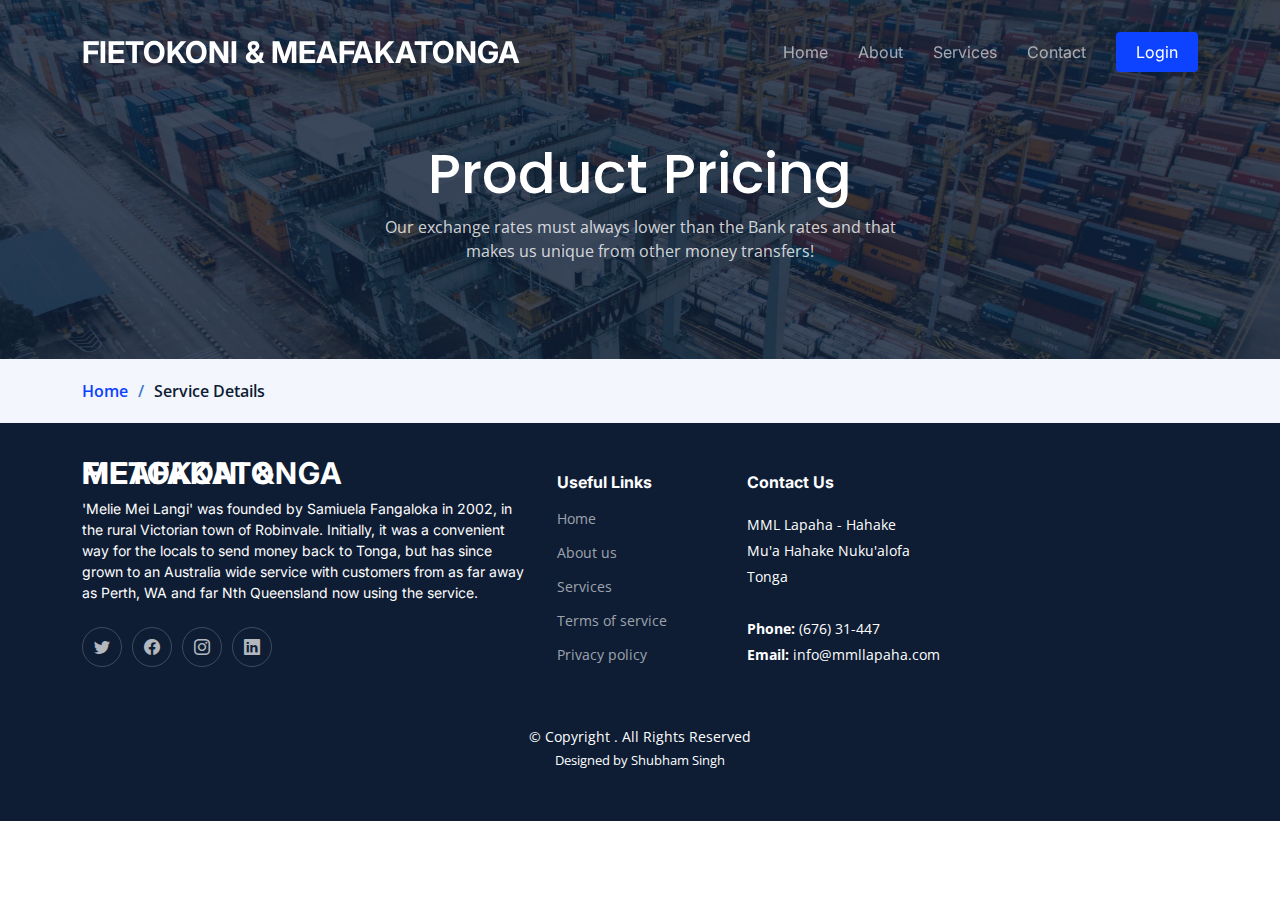
<file: MML/ProductPricing.html>
<!DOCTYPE html>
<html lang="en">

<head>
  <meta charset="utf-8">
  <meta content="width=device-width, initial-scale=1.0" name="viewport">

  <title>Exchange Rate Page</title>
  <meta content="" name="description">
  <meta content="" name="keywords">

  <!-- Favicons -->
  <link href="assets/img/favicon.png" rel="icon">
  <link href="assets/img/apple-touch-icon.png" rel="apple-touch-icon">

  <!-- Google Fonts -->
  <link rel="preconnect" href="https://fonts.googleapis.com">
  <link rel="preconnect" href="https://fonts.gstatic.com" crossorigin>
  <link href="https://fonts.googleapis.com/css2?family=Open+Sans:ital,wght@0,300;0,400;0,500;0,600;0,700;1,300;1,400;1,600;1,700&family=Poppins:ital,wght@0,300;0,400;0,500;0,600;0,700;1,300;1,400;1,500;1,600;1,700&family=Inter:ital,wght@0,300;0,400;0,500;0,600;0,700;1,300;1,400;1,500;1,600;1,700&display=swap" rel="stylesheet">

  <!-- Vendor CSS Files -->
  <link href="assets/vendor/bootstrap/css/bootstrap.min.css" rel="stylesheet">
  <link href="assets/vendor/bootstrap-icons/bootstrap-icons.css" rel="stylesheet">
  <link href="assets/vendor/fontawesome-free/css/all.min.css" rel="stylesheet">
  <link href="assets/vendor/glightbox/css/glightbox.min.css" rel="stylesheet">
  <link href="assets/vendor/swiper/swiper-bundle.min.css" rel="stylesheet">
  <link href="assets/vendor/aos/aos.css" rel="stylesheet">

  <!-- Template Main CSS File -->
  <link href="assets/css/main.css" rel="stylesheet">

  <!-- =======================================================
  * Template Name: Logis - v1.2.1
  * Template URL: https://bootstrapmade.com/logis-bootstrap-logistics-website-template/
  * Author: BootstrapMade.com
  * License: https://bootstrapmade.com/license/
  ======================================================== -->
</head>

<body>

  <!-- ======= Header ======= -->
  <header id="header" class="header d-flex align-items-center fixed-top">
    <div class="container-fluid container-xl d-flex align-items-center justify-content-between">

      <a href="index.html" class="logo d-flex align-items-center">
        <!-- Uncomment the line below if you also wish to use an image logo -->
        <!-- <img src="assets/img/logo.png" alt=""> -->
        <h1>FIETOKONI & MEAFAKATONGA</h1>
      </a>

      <i class="mobile-nav-toggle mobile-nav-show bi bi-list"></i>
      <i class="mobile-nav-toggle mobile-nav-hide d-none bi bi-x"></i>
      <nav id="navbar" class="navbar">
        <ul>
          <li><a href="index.html">Home</a></li>
          <li><a href="about.html">About</a></li>
          <li><a href="services.html">Services</a></li>
       
         
          <li><a href="contact.html">Contact</a></li>
          <li><a class="get-a-quote" href="indexx.html">Login</a></li>
        </ul>
      </nav><!-- .navbar -->

    </div>
  </header><!-- End Header -->
  <!-- End Header -->

  <main id="main">

    <!-- ======= Breadcrumbs ======= -->
    <div class="breadcrumbs">
      <div class="page-header d-flex align-items-center" style="background-image: url('assets/img/page-header.jpg');">
        <div class="container position-relative">
          <div class="row d-flex justify-content-center">
            <div class="col-lg-6 text-center">
              <h2>Product Pricing</h2>
              <p>Our exchange rates must always lower than the Bank rates and that makes us unique from other money transfers!</p>
            </div>
          </div>
        </div>
      </div>
      <nav>
        <div class="container">
          <ol>
            <li><a href="index.html">Home</a></li>
            <li>Service Details</li>
          </ol>
        </div>
      </nav>
    </div><!-- End Breadcrumbs -->

    <!-- ======= Service Details Section ======= -->
    
    </section><!-- End Service Details Section -->

  </main><!-- End #main -->

   <!-- ======= Footer ======= -->
   <footer id="footer" class="footer">

    <div class="container">
      <div class="row gy-4">
        <div class="col-lg-5 col-md-12 footer-info">
          <a href="index.html" class="logo d-flex align-items-center">
            <span>FIETOKONI & MEAFAKATONGA</span>
          </a>
          <p>'Melie Mei Langi' was founded by Samiuela Fangaloka in 2002, in the rural Victorian town of Robinvale. Initially, it was a convenient way for the locals to send money back to Tonga, but has since grown to an Australia wide service with customers from as far away as Perth, WA and far Nth Queensland now using the service.</p>
          <div class="social-links d-flex mt-4">
            <a href="#" class="twitter"><i class="bi bi-twitter"></i></a>
            <a href="#" class="facebook"><i class="bi bi-facebook"></i></a>
            <a href="#" class="instagram"><i class="bi bi-instagram"></i></a>
            <a href="#" class="linkedin"><i class="bi bi-linkedin"></i></a>
          </div>
        </div>

        <div class="col-lg-2 col-6 footer-links">
          <h4>Useful Links</h4>
          <ul>
            <li><a href="#">Home</a></li>
            <li><a href="#">About us</a></li>
            <li><a href="#">Services</a></li>
            <li><a href="#">Terms of service</a></li>
            <li><a href="#">Privacy policy</a></li>
          </ul>
        </div>

       

        <div class="col-lg-3 col-md-12 footer-contact text-center text-md-start">
          <h4>Contact Us</h4>
          <p>
            MML Lapaha - Hahake<br>
            Mu'a Hahake Nuku'alofa<br>
            Tonga <br><br>
            <strong>Phone:</strong> (676) 31-447<br>
            <strong>Email:</strong> info@mmllapaha.com<br>
          </p>

        </div>

      </div>
    </div>

    <div class="container mt-4">
      <div class="copyright">
        &copy; Copyright <strong><span></span></strong>. All Rights Reserved
      </div>
      <div class="credits">
        <!-- All the links in the footer should remain intact. -->
        <!-- You can delete the links only if you purchased the pro version. -->
        <!-- Licensing information: https://bootstrapmade.com/license/ -->
        <!-- Purchase the pro version with working PHP/AJAX contact form: https://bootstrapmade.com/logis-bootstrap-logistics-website-template/ -->
        Designed by <a href="https://bootstrapmade.com/">Shubham Singh</a>
      </div>
    </div>

  </footer><!-- End Footer -->
  <!-- End Footer -->
  <a href="#" class="scroll-top d-flex align-items-center justify-content-center"><i class="bi bi-arrow-up-short"></i></a>

  <div id="preloader"></div>

  <!-- Vendor JS Files -->
  <script src="assets/vendor/bootstrap/js/bootstrap.bundle.min.js"></script>
  <script src="assets/vendor/purecounter/purecounter_vanilla.js"></script>
  <script src="assets/vendor/glightbox/js/glightbox.min.js"></script>
  <script src="assets/vendor/swiper/swiper-bundle.min.js"></script>
  <script src="assets/vendor/aos/aos.js"></script>
  <script src="assets/vendor/php-email-form/validate.js"></script>

  <!-- Template Main JS File -->
  <script src="assets/js/main.js"></script>

</body>

</html>
</file>
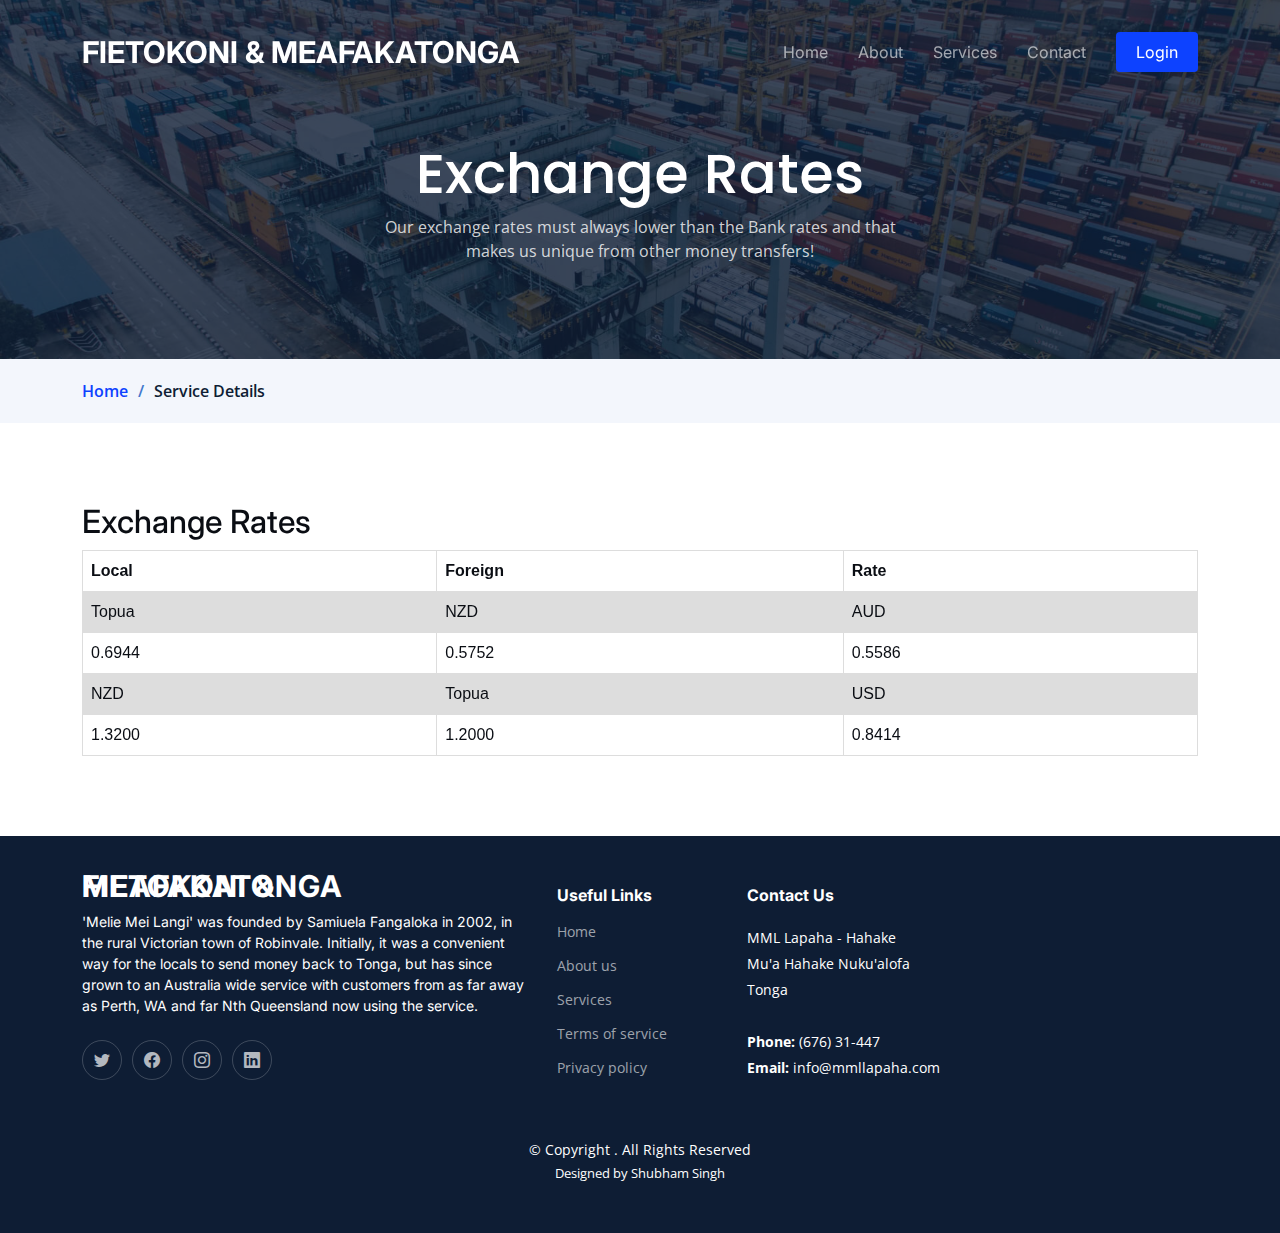
<file: MML/service-details.html>
<!DOCTYPE html>
<html lang="en">

<head>
  <meta charset="utf-8">
  <meta content="width=device-width, initial-scale=1.0" name="viewport">

  <title>Exchange Rate Page</title>
  <meta content="" name="description">
  <meta content="" name="keywords">

  <!-- Favicons -->
  <link href="assets/img/favicon.png" rel="icon">
  <link href="assets/img/apple-touch-icon.png" rel="apple-touch-icon">

  <!-- Google Fonts -->
  <link rel="preconnect" href="https://fonts.googleapis.com">
  <link rel="preconnect" href="https://fonts.gstatic.com" crossorigin>
  <link href="https://fonts.googleapis.com/css2?family=Open+Sans:ital,wght@0,300;0,400;0,500;0,600;0,700;1,300;1,400;1,600;1,700&family=Poppins:ital,wght@0,300;0,400;0,500;0,600;0,700;1,300;1,400;1,500;1,600;1,700&family=Inter:ital,wght@0,300;0,400;0,500;0,600;0,700;1,300;1,400;1,500;1,600;1,700&display=swap" rel="stylesheet">

  <!-- Vendor CSS Files -->
  <link href="assets/vendor/bootstrap/css/bootstrap.min.css" rel="stylesheet">
  <link href="assets/vendor/bootstrap-icons/bootstrap-icons.css" rel="stylesheet">
  <link href="assets/vendor/fontawesome-free/css/all.min.css" rel="stylesheet">
  <link href="assets/vendor/glightbox/css/glightbox.min.css" rel="stylesheet">
  <link href="assets/vendor/swiper/swiper-bundle.min.css" rel="stylesheet">
  <link href="assets/vendor/aos/aos.css" rel="stylesheet">

  <!-- Template Main CSS File -->
  <link href="assets/css/main.css" rel="stylesheet">

  <!-- =======================================================
  * Template Name: Logis - v1.2.1
  * Template URL: https://bootstrapmade.com/logis-bootstrap-logistics-website-template/
  * Author: BootstrapMade.com
  * License: https://bootstrapmade.com/license/
  ======================================================== -->
</head>

<body>

  <!-- ======= Header ======= -->
  <header id="header" class="header d-flex align-items-center fixed-top">
    <div class="container-fluid container-xl d-flex align-items-center justify-content-between">

      <a href="index.html" class="logo d-flex align-items-center">
        <!-- Uncomment the line below if you also wish to use an image logo -->
        <!-- <img src="assets/img/logo.png" alt=""> -->
        <h1>FIETOKONI & MEAFAKATONGA</h1>
      </a>

      <i class="mobile-nav-toggle mobile-nav-show bi bi-list"></i>
      <i class="mobile-nav-toggle mobile-nav-hide d-none bi bi-x"></i>
      <nav id="navbar" class="navbar">
        <ul>
          <li><a href="index.html">Home</a></li>
          <li><a href="about.html">About</a></li>
          <li><a href="services.html">Services</a></li>
       
         
          <li><a href="contact.html">Contact</a></li>
          <li><a class="get-a-quote" href="indexx.html">Login</a></li>
        </ul>
      </nav><!-- .navbar -->

    </div>
  </header><!-- End Header -->
  <!-- End Header -->

  <main id="main">

    <!-- ======= Breadcrumbs ======= -->
    <div class="breadcrumbs">
      <div class="page-header d-flex align-items-center" style="background-image: url('assets/img/page-header.jpg');">
        <div class="container position-relative">
          <div class="row d-flex justify-content-center">
            <div class="col-lg-6 text-center">
              <h2>Exchange Rates</h2>
              <p>Our exchange rates must always lower than the Bank rates and that makes us unique from other money transfers!</p>
            </div>
          </div>
        </div>
      </div>
      <nav>
        <div class="container">
          <ol>
            <li><a href="index.html">Home</a></li>
            <li>Service Details</li>
          </ol>
        </div>
      </nav>
    </div><!-- End Breadcrumbs -->

    <!-- ======= Service Details Section ======= -->
    <section id="service-details" class="service-details">
      <div class="container" data-aos="fade-up">

        <h2>Exchange Rates</h2>

        <table>
          <tr>
            <th>Local</th>
            <th>Foreign</th>
            <th>Rate</th>
          </tr>
          <tr>
            <td>Topua</td>
            <td>NZD</td>
            <td>AUD</td>
          </tr>
          <tr>
            <td>0.6944</td>
            <td>0.5752</td>
            <td>0.5586</td>
          </tr>
          <tr>
            <td>NZD</td>
            <td>Topua</td>
            <td>USD</td>
          </tr>
          <tr>
            <td>1.3200</td>
            <td>1.2000</td>
            <td>0.8414</td>
          </tr>
  
        </table>

      </div>
    </section><!-- End Service Details Section -->

  </main><!-- End #main -->

   <!-- ======= Footer ======= -->
   <footer id="footer" class="footer">

    <div class="container">
      <div class="row gy-4">
        <div class="col-lg-5 col-md-12 footer-info">
          <a href="index.html" class="logo d-flex align-items-center">
            <span>FIETOKONI & MEAFAKATONGA</span>
          </a>
          <p>'Melie Mei Langi' was founded by Samiuela Fangaloka in 2002, in the rural Victorian town of Robinvale. Initially, it was a convenient way for the locals to send money back to Tonga, but has since grown to an Australia wide service with customers from as far away as Perth, WA and far Nth Queensland now using the service.</p>
          <div class="social-links d-flex mt-4">
            <a href="#" class="twitter"><i class="bi bi-twitter"></i></a>
            <a href="#" class="facebook"><i class="bi bi-facebook"></i></a>
            <a href="#" class="instagram"><i class="bi bi-instagram"></i></a>
            <a href="#" class="linkedin"><i class="bi bi-linkedin"></i></a>
          </div>
        </div>

        <div class="col-lg-2 col-6 footer-links">
          <h4>Useful Links</h4>
          <ul>
            <li><a href="#">Home</a></li>
            <li><a href="#">About us</a></li>
            <li><a href="#">Services</a></li>
            <li><a href="#">Terms of service</a></li>
            <li><a href="#">Privacy policy</a></li>
          </ul>
        </div>

       

        <div class="col-lg-3 col-md-12 footer-contact text-center text-md-start">
          <h4>Contact Us</h4>
          <p>
            MML Lapaha - Hahake<br>
            Mu'a Hahake Nuku'alofa<br>
            Tonga <br><br>
            <strong>Phone:</strong> (676) 31-447<br>
            <strong>Email:</strong> info@mmllapaha.com<br>
          </p>

        </div>

      </div>
    </div>

    <div class="container mt-4">
      <div class="copyright">
        &copy; Copyright <strong><span></span></strong>. All Rights Reserved
      </div>
      <div class="credits">
        <!-- All the links in the footer should remain intact. -->
        <!-- You can delete the links only if you purchased the pro version. -->
        <!-- Licensing information: https://bootstrapmade.com/license/ -->
        <!-- Purchase the pro version with working PHP/AJAX contact form: https://bootstrapmade.com/logis-bootstrap-logistics-website-template/ -->
        Designed by <a href="https://bootstrapmade.com/">Shubham Singh</a>
      </div>
    </div>

  </footer><!-- End Footer -->
  <!-- End Footer -->
  <a href="#" class="scroll-top d-flex align-items-center justify-content-center"><i class="bi bi-arrow-up-short"></i></a>

  <div id="preloader"></div>

  <!-- Vendor JS Files -->
  <script src="assets/vendor/bootstrap/js/bootstrap.bundle.min.js"></script>
  <script src="assets/vendor/purecounter/purecounter_vanilla.js"></script>
  <script src="assets/vendor/glightbox/js/glightbox.min.js"></script>
  <script src="assets/vendor/swiper/swiper-bundle.min.js"></script>
  <script src="assets/vendor/aos/aos.js"></script>
  <script src="assets/vendor/php-email-form/validate.js"></script>

  <!-- Template Main JS File -->
  <script src="assets/js/main.js"></script>

</body>

</html>
</file>
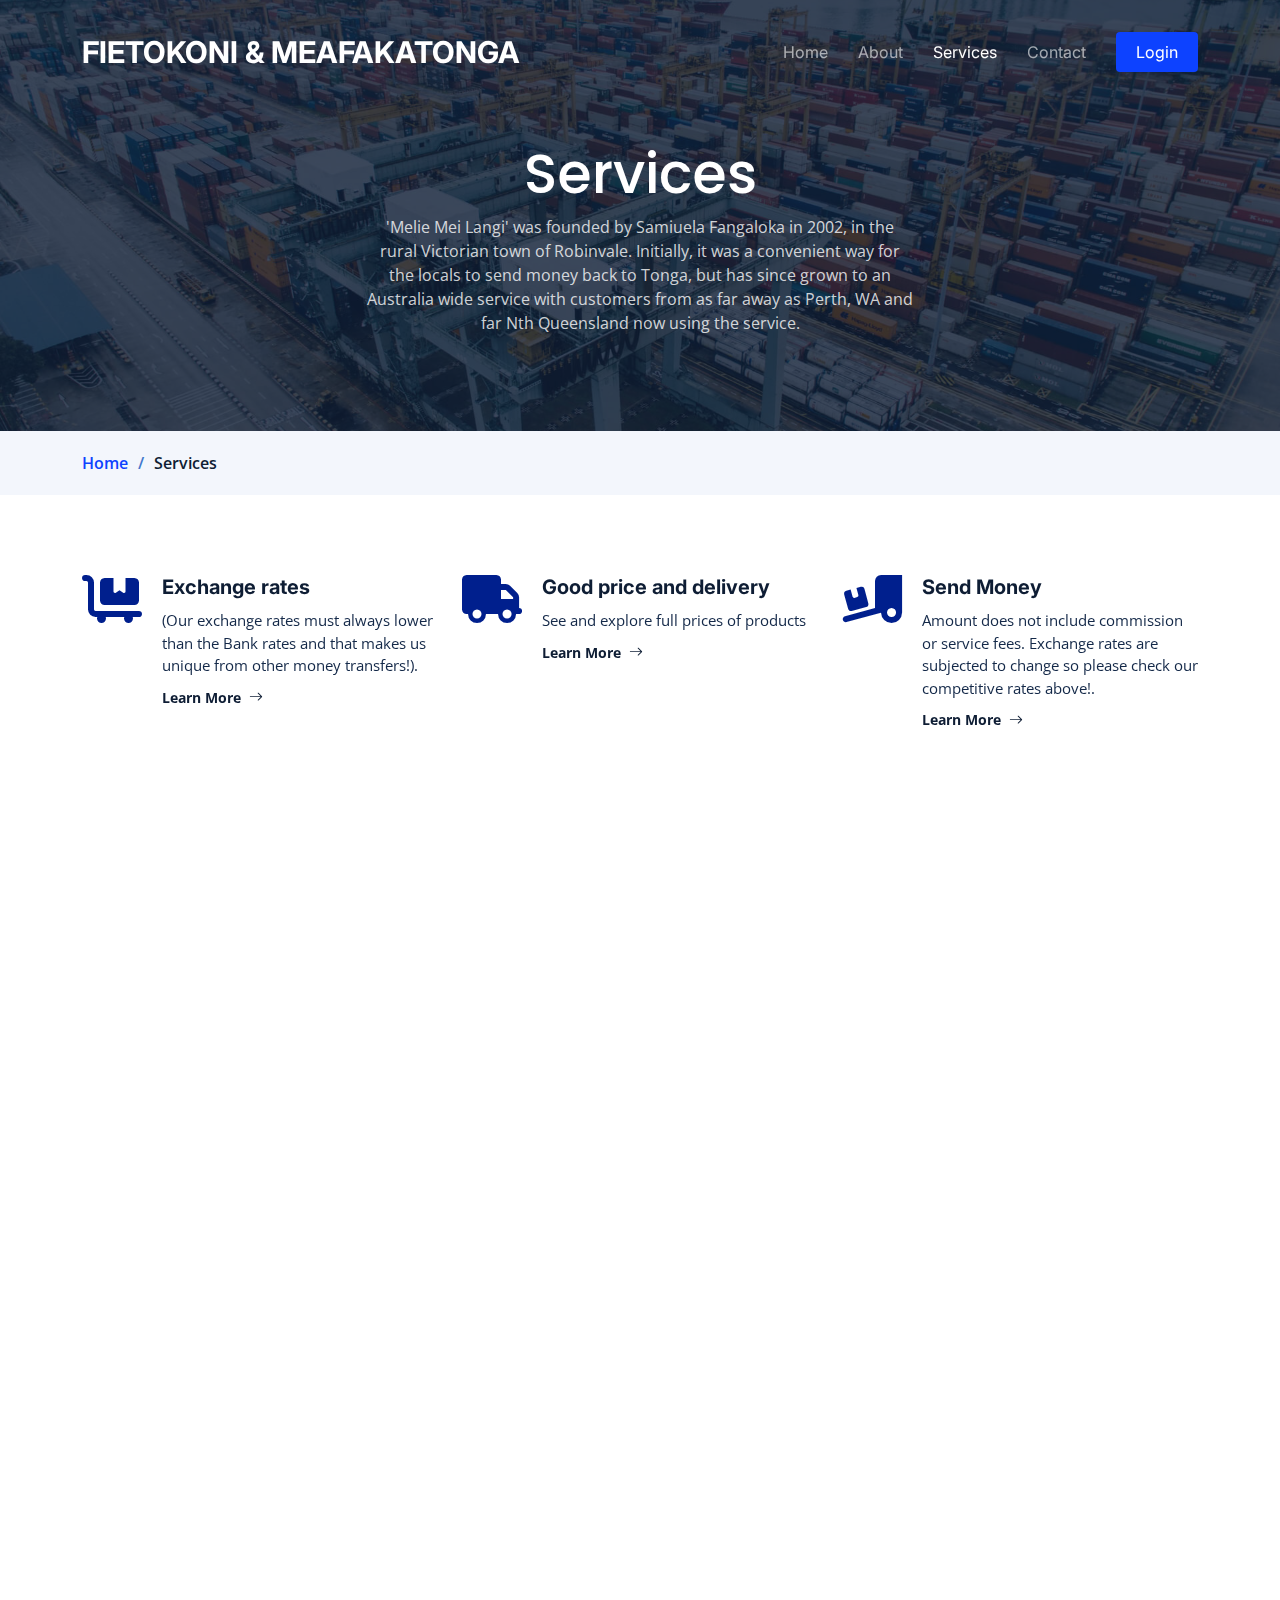
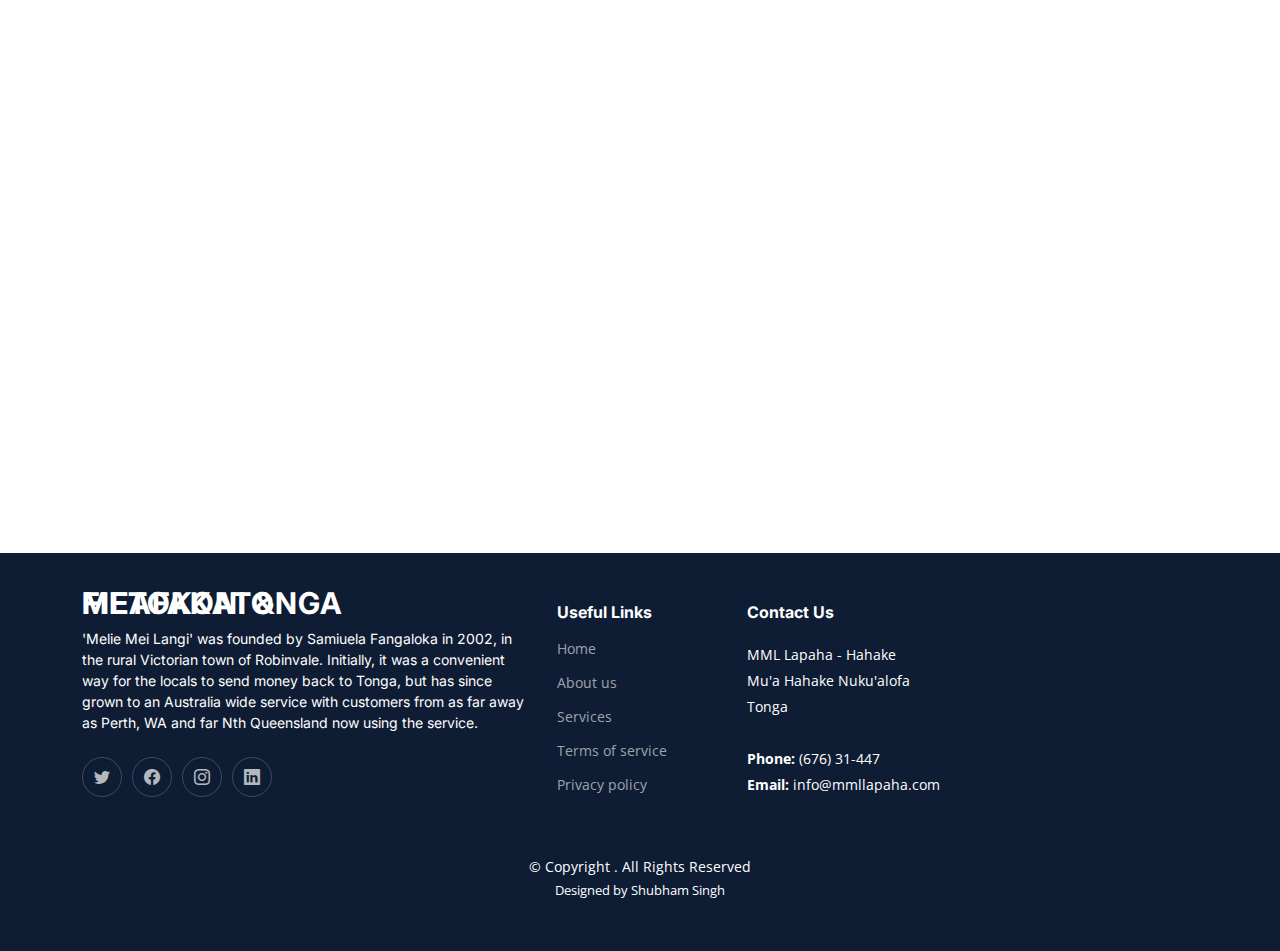
<file: MML/services.html>
<!DOCTYPE html>
<html lang="en">

<head>
  <meta charset="utf-8">
  <meta content="width=device-width, initial-scale=1.0" name="viewport">

  <title>Services</title>
  <meta content="" name="description">
  <meta content="" name="keywords">

  <!-- Favicons -->
  <link href="assets/img/favicon.png" rel="icon">
  <link href="assets/img/apple-touch-icon.png" rel="apple-touch-icon">

  <!-- Google Fonts -->
  <link rel="preconnect" href="https://fonts.googleapis.com">
  <link rel="preconnect" href="https://fonts.gstatic.com" crossorigin>
  <link href="https://fonts.googleapis.com/css2?family=Open+Sans:ital,wght@0,300;0,400;0,500;0,600;0,700;1,300;1,400;1,600;1,700&family=Poppins:ital,wght@0,300;0,400;0,500;0,600;0,700;1,300;1,400;1,500;1,600;1,700&family=Inter:ital,wght@0,300;0,400;0,500;0,600;0,700;1,300;1,400;1,500;1,600;1,700&display=swap" rel="stylesheet">

  <!-- Vendor CSS Files -->
  <link href="assets/vendor/bootstrap/css/bootstrap.min.css" rel="stylesheet">
  <link href="assets/vendor/bootstrap-icons/bootstrap-icons.css" rel="stylesheet">
  <link href="assets/vendor/fontawesome-free/css/all.min.css" rel="stylesheet">
  <link href="assets/vendor/glightbox/css/glightbox.min.css" rel="stylesheet">
  <link href="assets/vendor/swiper/swiper-bundle.min.css" rel="stylesheet">
  <link href="assets/vendor/aos/aos.css" rel="stylesheet">

  <!-- Template Main CSS File -->
  <link href="assets/css/main.css" rel="stylesheet">

  <!-- =======================================================
  * Template Name: Logis - v1.2.1
  * Template URL: https://bootstrapmade.com/logis-bootstrap-logistics-website-template/
  * Author: BootstrapMade.com
  * License: https://bootstrapmade.com/license/
  ======================================================== -->
</head>

<body>

  <!-- ======= Header ======= -->
  <header id="header" class="header d-flex align-items-center fixed-top">
    <div class="container-fluid container-xl d-flex align-items-center justify-content-between">

      <a href="index.html" class="logo d-flex align-items-center">
        <!-- Uncomment the line below if you also wish to use an image logo -->
        <!-- <img src="assets/img/logo.png" alt=""> -->
        <h1>FIETOKONI & MEAFAKATONGA</h1>
      </a>

      <i class="mobile-nav-toggle mobile-nav-show bi bi-list"></i>
      <i class="mobile-nav-toggle mobile-nav-hide d-none bi bi-x"></i>
      <nav id="navbar" class="navbar">
        <ul>
          <li><a href="index.html">Home</a></li>
          <li><a href="about.html">About</a></li>
          <li><a href="services.html" class="active">Services</a></li>
         
       
          <li><a href="contact.html">Contact</a></li>
          <li><a class="get-a-quote" href="indexx.html">Login</a></li>
        </ul>
      </nav><!-- .navbar -->

    </div>
  </header><!-- End Header -->
  <!-- End Header -->

  <main id="main">

    <!-- ======= Breadcrumbs ======= -->
    <div class="breadcrumbs">
      <div class="page-header d-flex align-items-center" style="background-image: url('assets/img/page-header.jpg');">
        <div class="container position-relative">
          <div class="row d-flex justify-content-center">
            <div class="col-lg-6 text-center">
              <h2>Services</h2>
              <p>'Melie Mei Langi' was founded by Samiuela Fangaloka in 2002, in the rural Victorian town of Robinvale. Initially, it was a convenient way for the locals to send money back to Tonga, but has since grown to an Australia wide service with customers from as far away as Perth, WA and far Nth Queensland now using the service.</p>
            </div>
          </div>
        </div>
      </div>
      <nav>
        <div class="container">
          <ol>
            <li><a href="index.html">Home</a></li>
            <li>Services</li>
          </ol>
        </div>
      </nav>
    </div><!-- End Breadcrumbs -->

    <!-- ======= Featured Services Section ======= -->
    <section id="featured-services" class="featured-services">
      <div class="container">

        <div class="row gy-4">

          <div class="col-lg-4 col-md-6 service-item d-flex" data-aos="fade-up">
            <div class="icon flex-shrink-0"><i class="fa-solid fa-cart-flatbed"></i></div>
            <div>
              <h4 class="title">Exchange rates</h4>
              <p class="description">(Our exchange rates must always lower than the Bank rates and that makes us unique from other money transfers!).</p>
              <a href="service-details.html" class="readmore stretched-link"><span>Learn More</span><i class="bi bi-arrow-right"></i></a>
            </div>
          </div>
          <!-- End Service Item -->

          <div class="col-lg-4 col-md-6 service-item d-flex" data-aos="fade-up" data-aos-delay="100">
            <div class="icon flex-shrink-0"><i class="fa-solid fa-truck"></i></div>
            <div>
              <h4 class="title">Good price and delivery</h4>
              <p class="description">See and explore full prices of products </p>
              <a href="ProductPricing.html" class="readmore stretched-link"><span>Learn More</span><i class="bi bi-arrow-right"></i></a>
            </div>
          </div><!-- End Service Item -->

          <div class="col-lg-4 col-md-6 service-item d-flex" data-aos="fade-up" data-aos-delay="200">
            <div class="icon flex-shrink-0"><i class="fa-solid fa-truck-ramp-box"></i></div>
            <div>
              <h4 class="title">Send Money</h4>
              <p class="description">Amount does not include commission or service fees. Exchange rates are subjected to change so please check our competitive rates above!.</p>
              <a href="service-details.html" class="readmore stretched-link"><span>Learn More</span><i class="bi bi-arrow-right"></i></a>
            </div>
          </div><!-- End Service Item -->

        </div>

      </div>
    </section><!-- End Featured Services Section -->

    <!-- ======= Services Section ======= -->
    <section id="service" class="services pt-0">
      <div class="container" data-aos="fade-up">

        <div class="section-header">
          <span>Our Services</span>
          <h2>Our Services</h2>

        </div>

        <div class="row gy-4">

          <div class="col-lg-4 col-md-6" data-aos="fade-up" data-aos-delay="100">
            <div class="card">
              <div class="card-img">
                <img src="assets/img/storage-service.jpg" alt="" class="img-fluid">
              </div>
              <h3><a href="service-details.html" class="stretched-link">Storage</a></h3>
              <p>Cumque eos in qui numquam. Aut aspernatur perferendis sed atque quia voluptas quisquam repellendus temporibus itaqueofficiis odit</p>
            </div>
          </div><!-- End Card Item -->

          <div class="col-lg-4 col-md-6" data-aos="fade-up" data-aos-delay="200">
            <div class="card">
              <div class="card-img">
                <img src="assets/img/logistics-service.jpg" alt="" class="img-fluid">
              </div>
              <h3><a href="service-details.html" class="stretched-link">Logistics</a></h3>
              <p>Asperiores provident dolor accusamus pariatur dolore nam id audantium ut et iure incidunt molestiae dolor ipsam ducimus occaecati nisi</p>
            </div>
          </div><!-- End Card Item -->

          <div class="col-lg-4 col-md-6" data-aos="fade-up" data-aos-delay="300">
            <div class="card">
              <div class="card-img">
                <img src="assets/img/cargo-service.jpg" alt="" class="img-fluid">
              </div>
              <h3><a href="service-details.html" class="stretched-link">Cargo</a></h3>
              <p>Dicta quam similique quia architecto eos nisi aut ratione aut ipsum reiciendis sit doloremque oluptatem aut et molestiae ut et nihil</p>
            </div>
          </div><!-- End Card Item -->

       



    <!-- ======= Frequently Asked Questions Section ======= -->
    <section id="faq" class="faq">
      <div class="container" data-aos="fade-up">

        <div class="section-header">
          <span>Frequently Asked Questions</span>
          <h2>Frequently Asked Questions</h2>

        </div>

        <div class="row justify-content-center" data-aos="fade-up" data-aos-delay="200">
          <div class="col-lg-10">

            <div class="accordion accordion-flush" id="faqlist">

              <div class="accordion-item">
                <h3 class="accordion-header">
                  <button class="accordion-button collapsed" type="button" data-bs-toggle="collapse" data-bs-target="#faq-content-1">
                    <i class="bi bi-question-circle question-icon"></i>
                    Non consectetur a erat nam at lectus urna duis?
                  </button>
                </h3>
                <div id="faq-content-1" class="accordion-collapse collapse" data-bs-parent="#faqlist">
                  <div class="accordion-body">
                    Feugiat pretium nibh ipsum consequat. Tempus iaculis urna id volutpat lacus laoreet non curabitur gravida. Venenatis lectus magna fringilla urna porttitor rhoncus dolor purus non.
                  </div>
                </div>
              </div><!-- # Faq item-->

              <div class="accordion-item">
                <h3 class="accordion-header">
                  <button class="accordion-button collapsed" type="button" data-bs-toggle="collapse" data-bs-target="#faq-content-2">
                    <i class="bi bi-question-circle question-icon"></i>
                    Feugiat scelerisque varius morbi enim nunc faucibus a pellentesque?
                  </button>
                </h3>
                <div id="faq-content-2" class="accordion-collapse collapse" data-bs-parent="#faqlist">
                  <div class="accordion-body">
                    Dolor sit amet consectetur adipiscing elit pellentesque habitant morbi. Id interdum velit laoreet id donec ultrices. Fringilla phasellus faucibus scelerisque eleifend donec pretium. Est pellentesque elit ullamcorper dignissim. Mauris ultrices eros in cursus turpis massa tincidunt dui.
                  </div>
                </div>
              </div><!-- # Faq item-->

              <div class="accordion-item">
                <h3 class="accordion-header">
                  <button class="accordion-button collapsed" type="button" data-bs-toggle="collapse" data-bs-target="#faq-content-3">
                    <i class="bi bi-question-circle question-icon"></i>
                    Dolor sit amet consectetur adipiscing elit pellentesque habitant morbi?
                  </button>
                </h3>
                <div id="faq-content-3" class="accordion-collapse collapse" data-bs-parent="#faqlist">
                  <div class="accordion-body">
                    Eleifend mi in nulla posuere sollicitudin aliquam ultrices sagittis orci. Faucibus pulvinar elementum integer enim. Sem nulla pharetra diam sit amet nisl suscipit. Rutrum tellus pellentesque eu tincidunt. Lectus urna duis convallis convallis tellus. Urna molestie at elementum eu facilisis sed odio morbi quis
                  </div>
                </div>
              </div><!-- # Faq item-->

              <div class="accordion-item">
                <h3 class="accordion-header">
                  <button class="accordion-button collapsed" type="button" data-bs-toggle="collapse" data-bs-target="#faq-content-4">
                    <i class="bi bi-question-circle question-icon"></i>
                    Ac odio tempor orci dapibus. Aliquam eleifend mi in nulla?
                  </button>
                </h3>
                <div id="faq-content-4" class="accordion-collapse collapse" data-bs-parent="#faqlist">
                  <div class="accordion-body">
                    <i class="bi bi-question-circle question-icon"></i>
                    Dolor sit amet consectetur adipiscing elit pellentesque habitant morbi. Id interdum velit laoreet id donec ultrices. Fringilla phasellus faucibus scelerisque eleifend donec pretium. Est pellentesque elit ullamcorper dignissim. Mauris ultrices eros in cursus turpis massa tincidunt dui.
                  </div>
                </div>
              </div><!-- # Faq item-->

              <div class="accordion-item">
                <h3 class="accordion-header">
                  <button class="accordion-button collapsed" type="button" data-bs-toggle="collapse" data-bs-target="#faq-content-5">
                    <i class="bi bi-question-circle question-icon"></i>
                    Tempus quam pellentesque nec nam aliquam sem et tortor consequat?
                  </button>
                </h3>
                <div id="faq-content-5" class="accordion-collapse collapse" data-bs-parent="#faqlist">
                  <div class="accordion-body">
                    Molestie a iaculis at erat pellentesque adipiscing commodo. Dignissim suspendisse in est ante in. Nunc vel risus commodo viverra maecenas accumsan. Sit amet nisl suscipit adipiscing bibendum est. Purus gravida quis blandit turpis cursus in
                  </div>
                </div>
              </div><!-- # Faq item-->

            </div>

          </div>
        </div>

      </div>
    </section><!-- End Frequently Asked Questions Section -->

  </main><!-- End #main -->

  <footer id="footer" class="footer">

    <div class="container">
      <div class="row gy-4">
        <div class="col-lg-5 col-md-12 footer-info">
          <a href="index.html" class="logo d-flex align-items-center">
            <span>FIETOKONI & MEAFAKATONGA</span>
          </a>
          <p>'Melie Mei Langi' was founded by Samiuela Fangaloka in 2002, in the rural Victorian town of Robinvale. Initially, it was a convenient way for the locals to send money back to Tonga, but has since grown to an Australia wide service with customers from as far away as Perth, WA and far Nth Queensland now using the service.</p>
          <div class="social-links d-flex mt-4">
            <a href="#" class="twitter"><i class="bi bi-twitter"></i></a>
            <a href="#" class="facebook"><i class="bi bi-facebook"></i></a>
            <a href="#" class="instagram"><i class="bi bi-instagram"></i></a>
            <a href="#" class="linkedin"><i class="bi bi-linkedin"></i></a>
          </div>
        </div>

        <div class="col-lg-2 col-6 footer-links">
          <h4>Useful Links</h4>
          <ul>
            <li><a href="#">Home</a></li>
            <li><a href="#">About us</a></li>
            <li><a href="#">Services</a></li>
            <li><a href="#">Terms of service</a></li>
            <li><a href="#">Privacy policy</a></li>
          </ul>
        </div>

       

        <div class="col-lg-3 col-md-12 footer-contact text-center text-md-start">
          <h4>Contact Us</h4>
          <p>
            MML Lapaha - Hahake<br>
            Mu'a Hahake Nuku'alofa<br>
            Tonga <br><br>
            <strong>Phone:</strong> (676) 31-447<br>
            <strong>Email:</strong> info@mmllapaha.com<br>
          </p>

        </div>

      </div>
    </div>

    <div class="container mt-4">
      <div class="copyright">
        &copy; Copyright <strong><span></span></strong>. All Rights Reserved
      </div>
      <div class="credits">
        <!-- All the links in the footer should remain intact. -->
        <!-- You can delete the links only if you purchased the pro version. -->
        <!-- Licensing information: https://bootstrapmade.com/license/ -->
        <!-- Purchase the pro version with working PHP/AJAX contact form: https://bootstrapmade.com/logis-bootstrap-logistics-website-template/ -->
        Designed by <a href="https://bootstrapmade.com/">Shubham Singh</a>
      </div>
    </div>

  </footer><!-- End Footer -->
  <!-- End Footer -->

  <a href="#" class="scroll-top d-flex align-items-center justify-content-center"><i class="bi bi-arrow-up-short"></i></a>

  <div id="preloader"></div>

  <!-- Vendor JS Files -->
  <script src="assets/vendor/bootstrap/js/bootstrap.bundle.min.js"></script>
  <script src="assets/vendor/purecounter/purecounter_vanilla.js"></script>
  <script src="assets/vendor/glightbox/js/glightbox.min.js"></script>
  <script src="assets/vendor/swiper/swiper-bundle.min.js"></script>
  <script src="assets/vendor/aos/aos.js"></script>
  <script src="assets/vendor/php-email-form/validate.js"></script>

  <!-- Template Main JS File -->
  <script src="assets/js/main.js"></script>

</body>

</html>
</file>
<file: MML/assets/css/main.css>
/**
* Template Name: Logis - v1.2.1
* Template URL: https://bootstrapmade.com/logis-bootstrap-logistics-website-template/
* Author: BootstrapMade.com
* License: https://bootstrapmade.com/license/
*/

/*--------------------------------------------------------------
# Set main reusable colors and fonts using CSS variables
# Learn more about CSS variables at https://developer.mozilla.org/en-US/docs/Web/CSS/Using_CSS_custom_properties
--------------------------------------------------------------*/
/* Fonts */
:root {
  --font-default: "Open Sans", system-ui, -apple-system, "Segoe UI", Roboto, "Helvetica Neue", Arial, "Noto Sans", "Liberation Sans", sans-serif, "Apple Color Emoji", "Segoe UI Emoji", "Segoe UI Symbol", "Noto Color Emoji";
  --font-primary: "Inter", sans-serif;
  --font-secondary: "Poppins", sans-serif;
}

/* Colors */
:root {
  --color-default: #0a0d13;
  --color-primary: #0d42ff;
  --color-secondary: #0e1d34;
}

/* Smooth scroll behavior */
:root {
  scroll-behavior: smooth;
}

/*--------------------------------------------------------------
# General
--------------------------------------------------------------*/
body {
  font-family: var(--font-default);
  color: var(--color-default);
}

a {
  color: var(--color-primary);
  text-decoration: none;
}

a:hover {
  color: #406aff;
  text-decoration: none;
}

h1,
h2,
h3,
h4,
h5,
h6 {
  font-family: var(--font-primary);
}

/*--------------------------------------------------------------
# Sections & Section Header
--------------------------------------------------------------*/
section {
  padding: 80px 0;
  overflow: hidden;
}

.section-header {
  text-align: center;
  padding: 30px 0;
  position: relative;
}

.section-header h2 {
  font-size: 32px;
  font-weight: 700;
  text-transform: uppercase;
  margin-bottom: 20px;
  padding-bottom: 0;
  color: #001973;
  position: relative;
  z-index: 2;
  margin-bottom: 20px;
  padding-bottom: 20px;
  position: relative;
}

.section-header h2:after {
  content: "";
  position: absolute;
  display: block;
  width: 50px;
  height: 3px;
  background: var(--color-primary);
  left: 0;
  right: 0;
  bottom: 0;
  margin: auto;
}

.section-header span {
  position: absolute;
  top: 46px;
  color: rgba(14, 29, 52, 0.06);
  left: 0;
  right: 0;
  z-index: 1;
  font-weight: 700;
  font-size: 56px;
  text-transform: uppercase;
  line-height: 0;
}

.section-header p {
  margin-bottom: 0;
  position: relative;
  z-index: 2;
}

@media (max-width: 640px) {
  .section-header h2 {
    font-size: 28px;
    margin-bottom: 15px;
  }

  .section-header span {
    font-size: 38px;
  }
}

table {
  font-family: arial, sans-serif;
  border-collapse: collapse;
  width: 100%;
}

td, th {
  border: 1px solid #dddddd;
  text-align: left;
  padding: 8px;
}

tr:nth-child(even) {
  background-color: #dddddd;
}
/*--------------------------------------------------------------
# Breadcrumbs
--------------------------------------------------------------*/
.breadcrumbs .page-header {
  padding: 140px 0 80px 0;
  position: relative;
  background-size: cover;
  background-position: center;
  background-repeat: no-repeat;
}

.breadcrumbs .page-header:before {
  content: "";
  background-color: rgba(14, 29, 52, 0.8);
  position: absolute;
  inset: 0;
}

.breadcrumbs .page-header h2 {
  font-size: 56px;
  font-weight: 500;
  color: #fff;
  font-family: var(--font-secondary);
}

.breadcrumbs .page-header p {
  color: rgba(255, 255, 255, 0.8);
}

.breadcrumbs nav {
  background-color: #f3f6fc;
  padding: 20px 0;
}

.breadcrumbs nav ol {
  display: flex;
  flex-wrap: wrap;
  list-style: none;
  margin: 0;
  padding: 0;
  font-size: 16px;
  font-weight: 600;
  color: var(--color-secondary);
}

.breadcrumbs nav ol a {
  color: var(--color-primary);
  transition: 0.3s;
}

.breadcrumbs nav ol a:hover {
  text-decoration: underline;
}

.breadcrumbs nav ol li+li {
  padding-left: 10px;
}

.breadcrumbs nav ol li+li::before {
  display: inline-block;
  padding-right: 10px;
  color: #4278cc;
  content: "/";
}

/*--------------------------------------------------------------
# Scroll top button
--------------------------------------------------------------*/
.scroll-top {
  position: fixed;
  visibility: hidden;
  opacity: 0;
  right: 15px;
  bottom: 15px;
  z-index: 99999;
  background: var(--color-primary);
  width: 40px;
  height: 40px;
  border-radius: 4px;
  transition: all 0.4s;
}

.scroll-top i {
  font-size: 24px;
  color: #fff;
  line-height: 0;
}

.scroll-top:hover {
  background: rgba(13, 66, 255, 0.8);
  color: #fff;
}

.scroll-top.active {
  visibility: visible;
  opacity: 1;
}

/*--------------------------------------------------------------
# Preloader
--------------------------------------------------------------*/
#preloader {
  position: fixed;
  inset: 0;
  z-index: 9999;
  overflow: hidden;
  background: #fff;
  transition: all 0.6s ease-out;
  width: 100%;
  height: 100vh;
}

#preloader:before,
#preloader:after {
  content: "";
  position: absolute;
  border: 4px solid var(--color-primary);
  border-radius: 50%;
  -webkit-animation: animate-preloader 2s cubic-bezier(0, 0.2, 0.8, 1) infinite;
  animation: animate-preloader 2s cubic-bezier(0, 0.2, 0.8, 1) infinite;
}

#preloader:after {
  -webkit-animation-delay: -0.5s;
  animation-delay: -0.5s;
}

@-webkit-keyframes animate-preloader {
  0% {
    width: 10px;
    height: 10px;
    top: calc(50% - 5px);
    left: calc(50% - 5px);
    opacity: 1;
  }

  100% {
    width: 72px;
    height: 72px;
    top: calc(50% - 36px);
    left: calc(50% - 36px);
    opacity: 0;
  }
}

@keyframes animate-preloader {
  0% {
    width: 10px;
    height: 10px;
    top: calc(50% - 5px);
    left: calc(50% - 5px);
    opacity: 1;
  }

  100% {
    width: 72px;
    height: 72px;
    top: calc(50% - 36px);
    left: calc(50% - 36px);
    opacity: 0;
  }
}

/*--------------------------------------------------------------
# Disable aos animation delay on mobile devices
--------------------------------------------------------------*/
@media screen and (max-width: 768px) {
  [data-aos-delay] {
    transition-delay: 0 !important;
  }
}

/*--------------------------------------------------------------
# Header
--------------------------------------------------------------*/
.header {
  transition: all 0.5s;
  z-index: 997;
  padding: 30px 0;
}

.header.sticked {
  background: rgba(14, 29, 52, 0.9);
  padding: 15px 0;
  box-shadow: 0px 2px 20px rgba(14, 29, 52, 0.1);
}

.header .logo img {
  max-height: 40px;
  margin-right: 6px;
}

.header .logo h1 {
  font-size: 30px;
  margin: 0;
  font-weight: 700;
  color: #fff;
  font-family: var(--font-primary);
}

/*--------------------------------------------------------------
# Desktop Navigation
--------------------------------------------------------------*/
@media (min-width: 1280px) {
  .navbar {
    padding: 0;
  }

  .navbar ul {
    margin: 0;
    padding: 0;
    display: flex;
    list-style: none;
    align-items: center;
  }

  .navbar li {
    position: relative;
  }

  .navbar a,
  .navbar a:focus {
    display: flex;
    align-items: center;
    justify-content: space-between;
    padding: 10px 0 10px 30px;
    font-family: var(--font-primary);
    font-size: 16px;
    font-weight: 400;
    color: rgba(255, 255, 255, 0.6);
    white-space: nowrap;
    transition: 0.3s;
  }

  .navbar a i,
  .navbar a:focus i {
    font-size: 12px;
    line-height: 0;
    margin-left: 5px;
  }

  .navbar a:hover,
  .navbar .active,
  .navbar .active:focus,
  .navbar li:hover>a {
    color: #fff;
  }

  .navbar .get-a-quote,
  .navbar .get-a-quote:focus {
    background: var(--color-primary);
    padding: 8px 20px;
    margin-left: 30px;
    border-radius: 4px;
    color: #fff;
  }

  .navbar .get-a-quote:hover,
  .navbar .get-a-quote:focus:hover {
    color: #fff;
    background: #2756ff;
  }

  .navbar .dropdown ul {
    display: block;
    position: absolute;
    left: 14px;
    top: calc(100% + 30px);
    margin: 0;
    padding: 10px 0;
    z-index: 99;
    opacity: 0;
    visibility: hidden;
    background: #fff;
    box-shadow: 0px 0px 30px rgba(127, 137, 161, 0.25);
    transition: 0.3s;
    border-radius: 4px;
  }

  .navbar .dropdown ul li {
    min-width: 200px;
  }

  .navbar .dropdown ul a {
    padding: 10px 20px;
    font-size: 15px;
    text-transform: none;
    font-weight: 400;
    color: var(--color-secondary);
  }

  .navbar .dropdown ul a i {
    font-size: 12px;
  }

  .navbar .dropdown ul a:hover,
  .navbar .dropdown ul .active:hover,
  .navbar .dropdown ul li:hover>a {
    color: var(--color-primary);
  }

  .navbar .dropdown:hover>ul {
    opacity: 1;
    top: 100%;
    visibility: visible;
  }

  .navbar .dropdown .dropdown ul {
    top: 0;
    left: calc(100% - 30px);
    visibility: hidden;
  }

  .navbar .dropdown .dropdown:hover>ul {
    opacity: 1;
    top: 0;
    left: 100%;
    visibility: visible;
  }
}

@media (min-width: 1280px) and (max-width: 1366px) {
  .navbar .dropdown .dropdown ul {
    left: -90%;
  }

  .navbar .dropdown .dropdown:hover>ul {
    left: -100%;
  }
}

@media (min-width: 1280px) {

  .mobile-nav-show,
  .mobile-nav-hide {
    display: none;
  }
}

/*--------------------------------------------------------------
# Mobile Navigation
--------------------------------------------------------------*/
@media (max-width: 1279px) {
  .navbar {
    position: fixed;
    top: 0;
    right: -100%;
    width: 100%;
    max-width: 400px;
    bottom: 0;
    transition: 0.3s;
    z-index: 9997;
  }

  .navbar ul {
    position: absolute;
    inset: 0;
    padding: 50px 0 10px 0;
    margin: 0;
    background: rgba(14, 29, 52, 0.9);
    overflow-y: auto;
    transition: 0.3s;
    z-index: 9998;
  }

  .navbar a,
  .navbar a:focus {
    display: flex;
    align-items: center;
    justify-content: space-between;
    padding: 12px 20px;
    font-family: var(--font-primary);
    font-size: 16px;
    font-weight: 500;
    color: rgba(255, 255, 255, 0.7);
    white-space: nowrap;
    transition: 0.3s;
  }

  .navbar a i,
  .navbar a:focus i {
    font-size: 12px;
    line-height: 0;
    margin-left: 5px;
  }

  .navbar a:hover,
  .navbar .active,
  .navbar .active:focus,
  .navbar li:hover>a {
    color: #fff;
  }

  .navbar .get-a-quote,
  .navbar .get-a-quote:focus {
    background: var(--color-primary);
    padding: 8px 20px;
    border-radius: 4px;
    margin: 15px;
    color: #fff;
  }

  .navbar .get-a-quote:hover,
  .navbar .get-a-quote:focus:hover {
    color: #fff;
    background: rgba(13, 66, 255, 0.8);
  }

  .navbar .dropdown ul,
  .navbar .dropdown .dropdown ul {
    position: static;
    display: none;
    padding: 10px 0;
    margin: 10px 20px;
    transition: all 0.5s ease-in-out;
    border: 1px solid #19335c;
  }

  .navbar .dropdown>.dropdown-active,
  .navbar .dropdown .dropdown>.dropdown-active {
    display: block;
  }

  .mobile-nav-show {
    color: #fff;
    font-size: 28px;
    cursor: pointer;
    line-height: 0;
    transition: 0.5s;
    z-index: 9999;
    margin-right: 10px;
  }

  .mobile-nav-hide {
    color: #fff;
    font-size: 32px;
    cursor: pointer;
    line-height: 0;
    transition: 0.5s;
    position: fixed;
    right: 20px;
    top: 20px;
    z-index: 9999;
  }

  .mobile-nav-active {
    overflow: hidden;
  }

  .mobile-nav-active .navbar {
    right: 0;
  }

  .mobile-nav-active .navbar:before {
    content: "";
    position: fixed;
    inset: 0;
    background: rgba(14, 29, 52, 0.8);
    z-index: 9996;
  }
}

/*--------------------------------------------------------------
# Featured Services Section
--------------------------------------------------------------*/
.featured-services .service-item {
  position: relative;
  height: 100%;
  margin-bottom: 20px;
}

.featured-services .service-item .icon {
  margin-right: 20px;
}

.featured-services .service-item .icon i {
  color: #001f8d;
  font-size: 48px;
  transition: 0.3s;
}

.featured-services .service-item:hover .icon {
  background: #fff;
}

.featured-services .service-item:hover .icon i {
  color: var(--color-primary);
}

.featured-services .service-item .title {
  font-weight: 700;
  margin-bottom: 10px;
  font-size: 20px;
  color: var(--color-secondary);
  transition: 0.3s;
}

.featured-services .service-item .description {
  font-size: 15px;
  color: #132848;
  margin-bottom: 10px;
}

.featured-services .service-item .readmore {
  display: flex;
  align-items: center;
  color: var(--color-secondary);
  transition: 0.3s;
  font-weight: 700;
  font-size: 14px;
}

.featured-services .service-item .readmore i {
  margin-left: 8px;
}

.featured-services .service-item:hover .title,
.featured-services .service-item:hover .readmore,
.featured-services .service-item:hover .icon i {
  color: var(--color-primary);
}

/*--------------------------------------------------------------
# About Us Section
--------------------------------------------------------------*/
.about .content h3 {
  font-weight: 700;
  font-size: 32px;
  font-family: var(--font-secondary);
  color: #001f8d;
}

.about .content ul {
  list-style: none;
  padding: 0;
}

.about .content ul li {
  display: flex;
  align-items: flex-start;
  margin-top: 40px;
}

.about .content ul i {
  flex-shrink: 0;
  font-size: 48px;
  color: var(--color-primary);
  margin-right: 20px;
  line-height: 0;
}

.about .content ul h5 {
  font-size: 18px;
  font-weight: 700;
  color: #19335c;
}

.about .content ul p {
  font-size: 15px;
}

.about .content p:last-child {
  margin-bottom: 0;
}

.about .play-btn {
  width: 94px;
  height: 94px;
  background: radial-gradient(var(--color-primary) 50%, rgba(13, 66, 255, 0.4) 52%);
  border-radius: 50%;
  display: block;
  position: absolute;
  left: calc(50% - 47px);
  top: calc(50% - 47px);
  overflow: hidden;
}

.about .play-btn:before {
  content: "";
  position: absolute;
  width: 120px;
  height: 120px;
  -webkit-animation-delay: 0s;
  animation-delay: 0s;
  -webkit-animation: pulsate-btn 2s;
  animation: pulsate-btn 2s;
  -webkit-animation-direction: forwards;
  animation-direction: forwards;
  -webkit-animation-iteration-count: infinite;
  animation-iteration-count: infinite;
  -webkit-animation-timing-function: steps;
  animation-timing-function: steps;
  opacity: 1;
  border-radius: 50%;
  border: 5px solid rgba(13, 66, 255, 0.7);
  top: -15%;
  left: -15%;
  background: rgba(198, 16, 0, 0);
}

.about .play-btn:after {
  content: "";
  position: absolute;
  left: 50%;
  top: 50%;
  transform: translateX(-40%) translateY(-50%);
  width: 0;
  height: 0;
  border-top: 10px solid transparent;
  border-bottom: 10px solid transparent;
  border-left: 15px solid #fff;
  z-index: 100;
  transition: all 400ms cubic-bezier(0.55, 0.055, 0.675, 0.19);
}

.about .play-btn:hover:before {
  content: "";
  position: absolute;
  left: 50%;
  top: 50%;
  transform: translateX(-40%) translateY(-50%);
  width: 0;
  height: 0;
  border: none;
  border-top: 10px solid transparent;
  border-bottom: 10px solid transparent;
  border-left: 15px solid #fff;
  z-index: 200;
  -webkit-animation: none;
  animation: none;
  border-radius: 0;
}

.about .play-btn:hover:after {
  border-left: 15px solid var(--color-primary);
  transform: scale(20);
}

@-webkit-keyframes pulsate-btn {
  0% {
    transform: scale(0.6, 0.6);
    opacity: 1;
  }

  100% {
    transform: scale(1, 1);
    opacity: 0;
  }
}

@keyframes pulsate-btn {
  0% {
    transform: scale(0.6, 0.6);
    opacity: 1;
  }

  100% {
    transform: scale(1, 1);
    opacity: 0;
  }
}

/*--------------------------------------------------------------
# Services Section
--------------------------------------------------------------*/
.services .card {
  border: 1px solid rgba(14, 29, 52, 0.15);
  background: #fff;
  position: relative;
  border-radius: 0;
  height: 100%;
}

.services .card .card-img {
  overflow: hidden;
  margin-bottom: 15px;
  border-radius: 0;
}

.services .card .card-img img {
  transition: 0.3s ease-in-out;
}

.services .card h3 {
  font-weight: 700;
  font-size: 18px;
  margin-bottom: 5px;
  padding: 10px 30px;
  text-transform: uppercase;
}

.services .card a {
  color: #001973;
  transition: 0.3;
}

.services .card a:hover {
  color: var(--color-primary);
}

.services .card p {
  padding: 0 30px;
  margin-bottom: 30px;
  color: var(--color-secondary);
  font-size: 15px;
}

.services .card:hover .card-img img {
  transform: scale(1.1);
}

/*--------------------------------------------------------------
# Call To Action Section
--------------------------------------------------------------*/
.call-to-action {
  background: linear-gradient(rgba(14, 29, 52, 0.6), rgba(14, 29, 52, 0.8)), url("../img/cta-bg.jpg") center center;
  background-size: cover;
  padding: 100px 0;
}

@media (min-width: 1365px) {
  .call-to-action {
    background-attachment: fixed;
  }
}

.call-to-action h3 {
  color: #fff;
  font-size: 28px;
  font-weight: 700;
}

.call-to-action p {
  color: #fff;
}

.call-to-action .cta-btn {
  font-family: var(--font-primary);
  font-weight: 500;
  font-size: 16px;
  letter-spacing: 1px;
  display: inline-block;
  padding: 12px 40px;
  border-radius: 5px;
  transition: 0.5s;
  margin: 10px;
  border: 2px solid #fff;
  color: #fff;
}

.call-to-action .cta-btn:hover {
  background: var(--color-primary);
  border: 2px solid var(--color-primary);
}

/*--------------------------------------------------------------
# Features Section
--------------------------------------------------------------*/
.features {
  padding-top: 80px;
}

.features .features-item+.features-item {
  margin-top: 100px;
}

@media (max-width: 640px) {
  .features .features-item+.features-item {
    margin-top: 40px;
  }
}

.features .features-item h3 {
  font-weight: 600;
  font-size: 26px;
  color: #001973;
}

.features .features-item ul {
  list-style: none;
  padding: 0;
}

.features .features-item ul li {
  padding-bottom: 10px;
}

.features .features-item ul li:last-child {
  padding-bottom: 0;
}

.features .features-item ul i {
  font-size: 20px;
  padding-right: 4px;
  color: var(--color-primary);
}

.features .features-item p:last-child {
  margin-bottom: 0;
}

/*--------------------------------------------------------------
# Pricing Section
--------------------------------------------------------------*/
.pricing .pricing-item {
  padding: 60px 40px;
  box-shadow: 0 3px 20px -2px rgba(108, 117, 125, 0.15);
  background: #fff;
  height: 100%;
  border-top: 4px solid #fff;
  border-radius: 5px;
}

.pricing h3 {
  font-weight: 600;
  margin-bottom: 15px;
  font-size: 20px;
  color: var(--color-secondary);
}

.pricing h4 {
  font-size: 48px;
  color: var(--color-primary);
  font-weight: 400;
  font-family: var(--font-primary);
  margin-bottom: 25px;
}

.pricing h4 sup {
  font-size: 28px;
}

.pricing h4 span {
  color: rgba(108, 117, 125, 0.8);
  font-size: 18px;
}

.pricing ul {
  padding: 20px 0;
  list-style: none;
  color: #6c757d;
  text-align: left;
  line-height: 20px;
}

.pricing ul li {
  padding: 10px 0;
  display: flex;
  align-items: center;
}

.pricing ul i {
  color: #059652;
  font-size: 24px;
  padding-right: 3px;
}

.pricing ul .na {
  color: rgba(108, 117, 125, 0.5);
}

.pricing ul .na i {
  color: rgba(108, 117, 125, 0.5);
}

.pricing ul .na span {
  text-decoration: line-through;
}

.pricing .buy-btn {
  display: inline-block;
  padding: 12px 35px;
  border-radius: 4px;
  color: var(--color-primary);
  transition: none;
  font-size: 16px;
  font-weight: 500;
  font-family: var(--font-primary);
  transition: 0.3s;
  border: 1px solid var(--color-primary);
}

.pricing .buy-btn:hover {
  background: var(--color-primary);
  color: #fff;
}

.pricing .featured {
  border-top-color: var(--color-primary);
}

.pricing .featured .buy-btn {
  background: var(--color-primary);
  color: #fff;
}

@media (max-width: 992px) {
  .pricing .box {
    max-width: 60%;
    margin: 0 auto 30px auto;
  }
}

@media (max-width: 767px) {
  .pricing .box {
    max-width: 80%;
    margin: 0 auto 30px auto;
  }
}

@media (max-width: 420px) {
  .pricing .box {
    max-width: 100%;
    margin: 0 auto 30px auto;
  }
}

/*--------------------------------------------------------------
# Frequently Asked Questions Section
--------------------------------------------------------------*/
.faq {
  padding-top: 80px;
}

.faq .accordion-item {
  border: 0;
  margin-bottom: 10px;
}

.faq .accordion-collapse {
  border: 0;
}

.faq .accordion-button {
  padding: 15px 30px 20px 60px;
  font-weight: 600;
  border: 0;
  font-size: 18px;
  color: var(--color-default);
  text-align: left;
  background: rgba(14, 29, 52, 0.03);
  border-radius: 5px;
}

.faq .accordion-button:focus {
  box-shadow: none;
}

.faq .accordion-button:not(.collapsed) {
  color: var(--color-primary);
  border-bottom: 0;
  box-shadow: none;
}

.faq .question-icon {
  position: absolute;
  top: 14px;
  left: 25px;
  font-size: 20px;
  color: var(--color-primary);
}

.faq .accordion-button:after {
  position: absolute;
  right: 15px;
  top: 15px;
}

.faq .accordion-body {
  padding: 0 30px 25px 60px;
  border: 0;
  background: rgba(14, 29, 52, 0.03);
  border-radius: 5px;
}

/*--------------------------------------------------------------
# Testimonials Section
--------------------------------------------------------------*/
.testimonials {
  padding: 80px 0;
  background: url("../img/testimonials-bg.jpg") no-repeat;
  background-position: center center;
  background-size: cover;
  position: relative;
}

.testimonials::before {
  content: "";
  position: absolute;
  inset: 0;
  background: rgba(14, 29, 52, 0.7);
}

.testimonials .section-header {
  margin-bottom: 40px;
}

.testimonials .testimonials-carousel,
.testimonials .testimonials-slider {
  overflow: hidden;
}

.testimonials .testimonial-item {
  text-align: center;
  color: #fff;
}

.testimonials .testimonial-item .testimonial-img {
  width: 100px;
  border-radius: 50%;
  border: 6px solid rgba(255, 255, 255, 0.15);
  margin: 0 auto;
}

.testimonials .testimonial-item h3 {
  font-size: 20px;
  font-weight: bold;
  margin: 10px 0 5px 0;
  color: #fff;
}

.testimonials .testimonial-item h4 {
  font-size: 14px;
  color: rgba(255, 255, 255, 0.6);
  margin: 0 0 15px 0;
}

.testimonials .testimonial-item .stars {
  margin-bottom: 15px;
}

.testimonials .testimonial-item .stars i {
  color: #ffc107;
  margin: 0 1px;
}

.testimonials .testimonial-item .quote-icon-left,
.testimonials .testimonial-item .quote-icon-right {
  color: rgba(255, 255, 255, 0.6);
  font-size: 26px;
  line-height: 0;
}

.testimonials .testimonial-item .quote-icon-left {
  display: inline-block;
  left: -5px;
  position: relative;
}

.testimonials .testimonial-item .quote-icon-right {
  display: inline-block;
  right: -5px;
  position: relative;
  top: 10px;
  transform: scale(-1, -1);
}

.testimonials .testimonial-item p {
  font-style: italic;
  margin: 0 auto 15px auto;
}

.testimonials .swiper-pagination {
  margin-top: 20px;
  position: relative;
}

.testimonials .swiper-pagination .swiper-pagination-bullet {
  width: 12px;
  height: 12px;
  background-color: rgba(255, 255, 255, 0.4);
  opacity: 0.5;
}

.testimonials .swiper-pagination .swiper-pagination-bullet-active {
  background-color: #fff;
  opacity: 1;
}

@media (min-width: 992px) {
  .testimonials .testimonial-item p {
    width: 80%;
  }
}

/*--------------------------------------------------------------
# Stats Counter Section
--------------------------------------------------------------*/
.stats-counter .stats-item {
  padding: 30px;
  width: 100%;
}

.stats-counter .stats-item span {
  font-size: 48px;
  display: block;
  color: var(--color-secondary);
  font-weight: 700;
  margin-bottom: 20px;
  padding-bottom: 20px;
  position: relative;
}

.stats-counter .stats-item span:after {
  content: "";
  position: absolute;
  display: block;
  width: 25px;
  height: 3px;
  background: var(--color-primary);
  left: 0;
  right: 0;
  bottom: 0;
  margin: auto;
}

.stats-counter .stats-item p {
  padding: 0;
  margin: 0;
  font-family: var(--font-primary);
  font-size: 15px;
  font-weight: 500;
  color: var(--color-secondary);
}

/*--------------------------------------------------------------
# Our Team Section
--------------------------------------------------------------*/
.team .member {
  text-align: center;
  margin-bottom: 20px;
  background: #fff;
  border: 1px solid rgba(14, 29, 52, 0.15);
}

.team .member img {
  margin: -1px -1px 30px -1px;
}

.team .member .member-content {
  padding: 0 20px 30px 20px;
}

.team .member h4 {
  font-weight: 700;
  margin-bottom: 2px;
  font-size: 18px;
}

.team .member span {
  font-style: italic;
  display: block;
  font-size: 13px;
  color: #6c757d;
}

.team .member p {
  padding-top: 10px;
  font-size: 14px;
  font-style: italic;
  color: #6c757d;
}

.team .member .social {
  margin-top: 15px;
}

.team .member .social a {
  color: rgba(14, 29, 52, 0.5);
  transition: 0.3s;
}

.team .member .social a:hover {
  color: var(--color-primary);
}

.team .member .social i {
  font-size: 18px;
  margin: 0 2px;
}

/*--------------------------------------------------------------
# Horizontal Pricing Section
--------------------------------------------------------------*/
.horizontal-pricing .pricing-item {
  box-shadow: 0 3px 20px -2px rgba(108, 117, 125, 0.15);
  padding-bottom: 30px;
  background: #fff;
  height: 100%;
  position: relative;
}

.horizontal-pricing h3 {
  font-weight: 700;
  margin-bottom: 0;
  font-size: 24px;
  color: var(--color-secondary);
}

.horizontal-pricing h4 {
  font-size: 48px;
  color: var(--color-primary);
  font-weight: 400;
  font-family: var(--font-primary);
  margin-bottom: 25px;
  text-align: center;
}

.horizontal-pricing h4 sup {
  font-size: 28px;
}

.horizontal-pricing h4 span {
  color: rgba(108, 117, 125, 0.8);
  font-size: 18px;
}

.horizontal-pricing ul {
  padding: 20px 0;
  list-style: none;
  color: #6c757d;
  text-align: left;
  line-height: 20px;
}

.horizontal-pricing ul li {
  padding-top: 15px;
  display: flex;
  align-items: center;
}

.horizontal-pricing ul i {
  color: #059652;
  font-size: 24px;
  padding-right: 3px;
}

.horizontal-pricing ul .na {
  color: rgba(108, 117, 125, 0.5);
}

.horizontal-pricing ul .na i {
  color: rgba(108, 117, 125, 0.5);
}

.horizontal-pricing ul .na span {
  text-decoration: line-through;
}

.horizontal-pricing .buy-btn {
  display: inline-block;
  padding: 12px 40px;
  border-radius: 4px;
  color: #fff;
  background-color: var(--color-primary);
  border: 2px solid var(--color-primary);
  transition: none;
  font-size: 16px;
  font-weight: 500;
  transition: 0.3s;
  font-family: var(--font-primary);
}

.horizontal-pricing .buy-btn:hover {
  background: #406aff;
  border-color: #406aff;
}

.horizontal-pricing .featured {
  background: var(--color-primary);
}

.horizontal-pricing .featured h3,
.horizontal-pricing .featured h4,
.horizontal-pricing .featured h4 span,
.horizontal-pricing .featured ul,
.horizontal-pricing .featured ul .na,
.horizontal-pricing .featured ul i,
.horizontal-pricing .featured ul .na i {
  color: #fff;
}

.horizontal-pricing .featured .buy-btn {
  background: var(--color-primary);
  color: #fff;
  border-color: #fff;
}

.horizontal-pricing .featured .buy-btn:hover {
  background: #fff;
  color: var(--color-primary);
}

/*--------------------------------------------------------------
# Get a Quote Section
--------------------------------------------------------------*/
.get-a-quote .quote-bg {
  min-height: 500px;
  background-size: cover;
  background-position: center;
}

.get-a-quote .php-email-form {
  background: #f3f6fc;
  padding: 40px;
  height: 100%;
}

@media (max-width: 575px) {
  .get-a-quote .php-email-form {
    padding: 20px;
  }
}

.get-a-quote .php-email-form h3 {
  font-size: 14px;
  font-weight: 700;
  text-transform: uppercase;
  letter-spacing: 1px;
}

.get-a-quote .php-email-form h4 {
  font-size: 14px;
  font-weight: 700;
  text-transform: uppercase;
  letter-spacing: 1px;
  margin: 20px 0 0 0;
}

.get-a-quote .php-email-form p {
  font-size: 14px;
  margin-bottom: 20px;
}

.get-a-quote .php-email-form .error-message {
  display: none;
  color: #fff;
  background: #df1529;
  text-align: left;
  padding: 15px;
  margin-bottom: 24px;
  font-weight: 600;
}

.get-a-quote .php-email-form .sent-message {
  display: none;
  color: #fff;
  background: #059652;
  text-align: center;
  padding: 15px;
  margin-bottom: 24px;
  font-weight: 600;
}

.get-a-quote .php-email-form .loading {
  display: none;
  background: #fff;
  text-align: center;
  padding: 15px;
  margin-bottom: 24px;
}

.get-a-quote .php-email-form .loading:before {
  content: "";
  display: inline-block;
  border-radius: 50%;
  width: 24px;
  height: 24px;
  margin: 0 10px -6px 0;
  border: 3px solid #059652;
  border-top-color: #fff;
  -webkit-animation: animate-loading 1s linear infinite;
  animation: animate-loading 1s linear infinite;
}

.get-a-quote .php-email-form input,
.get-a-quote .php-email-form textarea {
  border-radius: 0;
  box-shadow: none;
  font-size: 14px;
  border-radius: 0;
}

.get-a-quote .php-email-form input:focus,
.get-a-quote .php-email-form textarea:focus {
  border-color: var(--color-primary);
}

.get-a-quote .php-email-form input {
  padding: 12px 15px;
}

.get-a-quote .php-email-form textarea {
  padding: 12px 15px;
}

.get-a-quote .php-email-form button[type=submit] {
  background: var(--color-primary);
  border: 0;
  padding: 10px 30px;
  color: #fff;
  transition: 0.4s;
  border-radius: 4px;
}

.get-a-quote .php-email-form button[type=submit]:hover {
  background: rgba(13, 66, 255, 0.8);
}

@-webkit-keyframes animate-loading {
  0% {
    transform: rotate(0deg);
  }

  100% {
    transform: rotate(360deg);
  }
}

@keyframes animate-loading {
  0% {
    transform: rotate(0deg);
  }

  100% {
    transform: rotate(360deg);
  }
}

/*--------------------------------------------------------------
# Contact Section
--------------------------------------------------------------*/
.contact .info-item+.info-item {
  margin-top: 40px;
}

.contact .info-item i {
  font-size: 20px;
  background: var(--color-primary);
  color: #fff;
  width: 44px;
  height: 44px;
  display: flex;
  justify-content: center;
  align-items: center;
  border-radius: 4px;
  transition: all 0.3s ease-in-out;
  margin-right: 15px;
}

.contact .info-item h4 {
  padding: 0;
  font-size: 20px;
  font-weight: 600;
  margin-bottom: 5px;
  color: var(--color-secondary);
}

.contact .info-item p {
  padding: 0;
  margin-bottom: 0;
  font-size: 14px;
  color: rgba(14, 29, 52, 0.8);
}

.contact .php-email-form {
  width: 100%;
  background: #fff;
}

.contact .php-email-form .form-group {
  padding-bottom: 8px;
}

.contact .php-email-form .error-message {
  display: none;
  color: #fff;
  background: #df1529;
  text-align: left;
  padding: 15px;
  font-weight: 600;
}

.contact .php-email-form .error-message br+br {
  margin-top: 25px;
}

.contact .php-email-form .sent-message {
  display: none;
  color: #fff;
  background: #059652;
  text-align: center;
  padding: 15px;
  font-weight: 600;
}

.contact .php-email-form .loading {
  display: none;
  background: #fff;
  text-align: center;
  padding: 15px;
}

.contact .php-email-form .loading:before {
  content: "";
  display: inline-block;
  border-radius: 50%;
  width: 24px;
  height: 24px;
  margin: 0 10px -6px 0;
  border: 3px solid #059652;
  border-top-color: #fff;
  -webkit-animation: animate-loading 1s linear infinite;
  animation: animate-loading 1s linear infinite;
}

.contact .php-email-form input,
.contact .php-email-form textarea {
  border-radius: 4px;
  box-shadow: none;
  font-size: 14px;
}

.contact .php-email-form input {
  height: 44px;
}

.contact .php-email-form textarea {
  padding: 10px 12px;
}

.contact .php-email-form button[type=submit] {
  background: var(--color-primary);
  border: 0;
  padding: 10px 35px;
  color: #fff;
  transition: 0.4s;
  border-radius: 5px;
}

.contact .php-email-form button[type=submit]:hover {
  background: rgba(13, 66, 255, 0.8);
}

@keyframes animate-loading {
  0% {
    transform: rotate(0deg);
  }

  100% {
    transform: rotate(360deg);
  }
}

/*--------------------------------------------------------------
# Service Details Section
--------------------------------------------------------------*/
.service-details .services-list {
  padding: 10px 30px;
  border: 1px solid #d3dff3;
  margin-bottom: 20px;
}

.service-details .services-list a {
  display: block;
  line-height: 1;
  padding: 8px 0 8px 15px;
  border-left: 3px solid #c2cbdf;
  margin: 20px 0;
  color: var(--color-secondary);
  transition: 0.3s;
}

.service-details .services-list a.active {
  font-weight: 700;
  border-color: var(--color-primary);
}

.service-details .services-list a:hover {
  border-color: var(--color-primary);
}

.service-details .services-img {
  margin-bottom: 20px;
}

.service-details h3 {
  font-size: 28px;
  font-weight: 700;
  color: var(--color-secondary);
}

.service-details h4 {
  font-size: 20px;
  font-weight: 700;
  color: var(--color-secondary);
}

.service-details p {
  font-size: 15px;
}

.service-details ul {
  list-style: none;
  padding: 0;
  font-size: 15px;
}

.service-details ul li {
  padding: 5px 0;
  display: flex;
  align-items: center;
}

.service-details ul i {
  font-size: 20px;
  margin-right: 8px;
  color: var(--color-primary);
}

/*--------------------------------------------------------------
# Hero Section
--------------------------------------------------------------*/
.hero {
  width: 100%;
  min-height: 50vh;
  background-color: var(--color-secondary);
  background-image: url("../img/hero-bg.png");
  background-size: cover;
  background-position: center;
  position: relative;
  padding: 120px 0 60px 0;
  color: rgba(255, 255, 255, 0.8);
}

.hero h2 {
  margin-bottom: 20px;
  padding: 0;
  font-size: 48px;
  font-weight: 700;
  color: #fff;
}

@media (max-width: 575px) {
  .hero h2 {
    font-size: 30px;
  }
}

.hero p {
  font-size: 15px;
  font-weight: 400;
  margin-bottom: 40px;
}

.hero form {
  background: #fff;
  padding: 10px;
  border-radius: 10px;
}

.hero form .form-control {
  padding-top: 18px;
  padding-bottom: 18px;
  padding-left: 20px;
  padding-right: 20px;
  border: none;
  margin-right: 10px;
  border: none !important;
  background: none !important;
}

.hero form .form-control:hover,
.hero form .form-control:focus {
  outline: none;
  box-shadow: none;
}

.hero form .btn-primary {
  background-color: var(--color-primary);
  padding: 15px 30px;
}

.hero form .btn-primary:hover {
  background-color: #2756ff;
}

.hero .stats-item {
  padding: 30px;
  width: 100%;
}

.hero .stats-item span {
  font-size: 32px;
  display: block;
  font-weight: 700;
  margin-bottom: 15px;
  padding-bottom: 15px;
  position: relative;
}

.hero .stats-item span:after {
  content: "";
  position: absolute;
  display: block;
  width: 20px;
  height: 3px;
  background: var(--color-primary);
  left: 0;
  right: 0;
  bottom: 0;
  margin: auto;
}

.hero .stats-item p {
  padding: 0;
  margin: 0;
  font-family: var(--font-primary);
  font-size: 15px;
  font-weight: 600;
}

/*--------------------------------------------------------------
# Footer
--------------------------------------------------------------*/
.footer {
  font-size: 14px;
  background-color: var(--color-secondary);
  padding: 50px 0;
  color: white;
}

.footer .footer-info .logo {
  line-height: 0;
  margin-bottom: 25px;
}

.footer .footer-info .logo img {
  max-height: 40px;
  margin-right: 6px;
}

.footer .footer-info .logo span {
  font-size: 30px;
  font-weight: 700;
  letter-spacing: 1px;
  color: #fff;
  font-family: var(--font-primary);
}

.footer .footer-info p {
  font-size: 14px;
  font-family: var(--font-primary);
}

.footer .social-links a {
  display: flex;
  align-items: center;
  justify-content: center;
  width: 40px;
  height: 40px;
  border-radius: 50%;
  border: 1px solid rgba(255, 255, 255, 0.2);
  font-size: 16px;
  color: rgba(255, 255, 255, 0.7);
  margin-right: 10px;
  transition: 0.3s;
}

.footer .social-links a:hover {
  color: #fff;
  border-color: #fff;
}

.footer h4 {
  font-size: 16px;
  font-weight: bold;
  position: relative;
  padding-bottom: 12px;
}

.footer .footer-links {
  margin-bottom: 30px;
}

.footer .footer-links ul {
  list-style: none;
  padding: 0;
  margin: 0;
}

.footer .footer-links ul i {
  padding-right: 2px;
  color: rgba(13, 66, 255, 0.8);
  font-size: 12px;
  line-height: 0;
}

.footer .footer-links ul li {
  padding: 10px 0;
  display: flex;
  align-items: center;
}

.footer .footer-links ul li:first-child {
  padding-top: 0;
}

.footer .footer-links ul a {
  color: rgba(255, 255, 255, 0.6);
  transition: 0.3s;
  display: inline-block;
  line-height: 1;
}

.footer .footer-links ul a:hover {
  color: #fff;
}

.footer .footer-contact p {
  line-height: 26px;
}

.footer .copyright {
  text-align: center;
}

.footer .credits {
  padding-top: 4px;
  text-align: center;
  font-size: 13px;
}

.footer .credits a {
  color: #fff;
}
</file>
